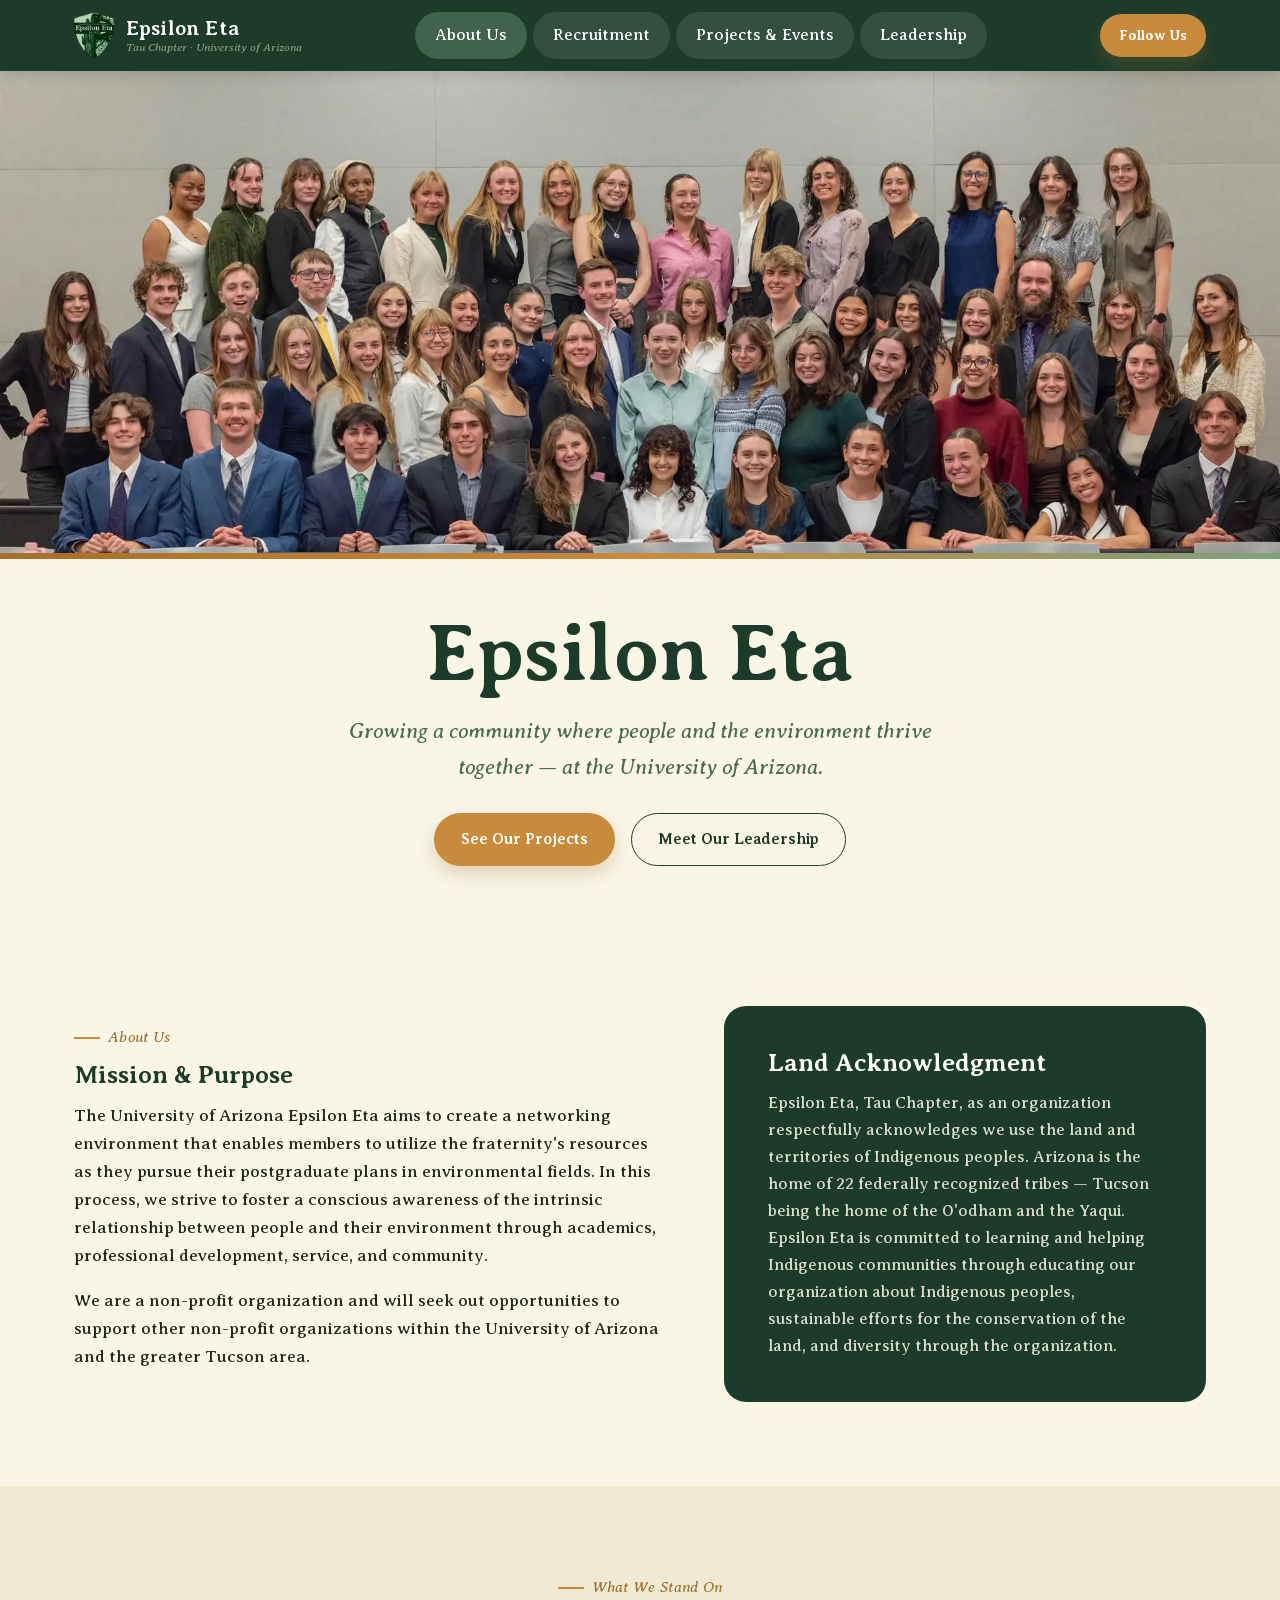
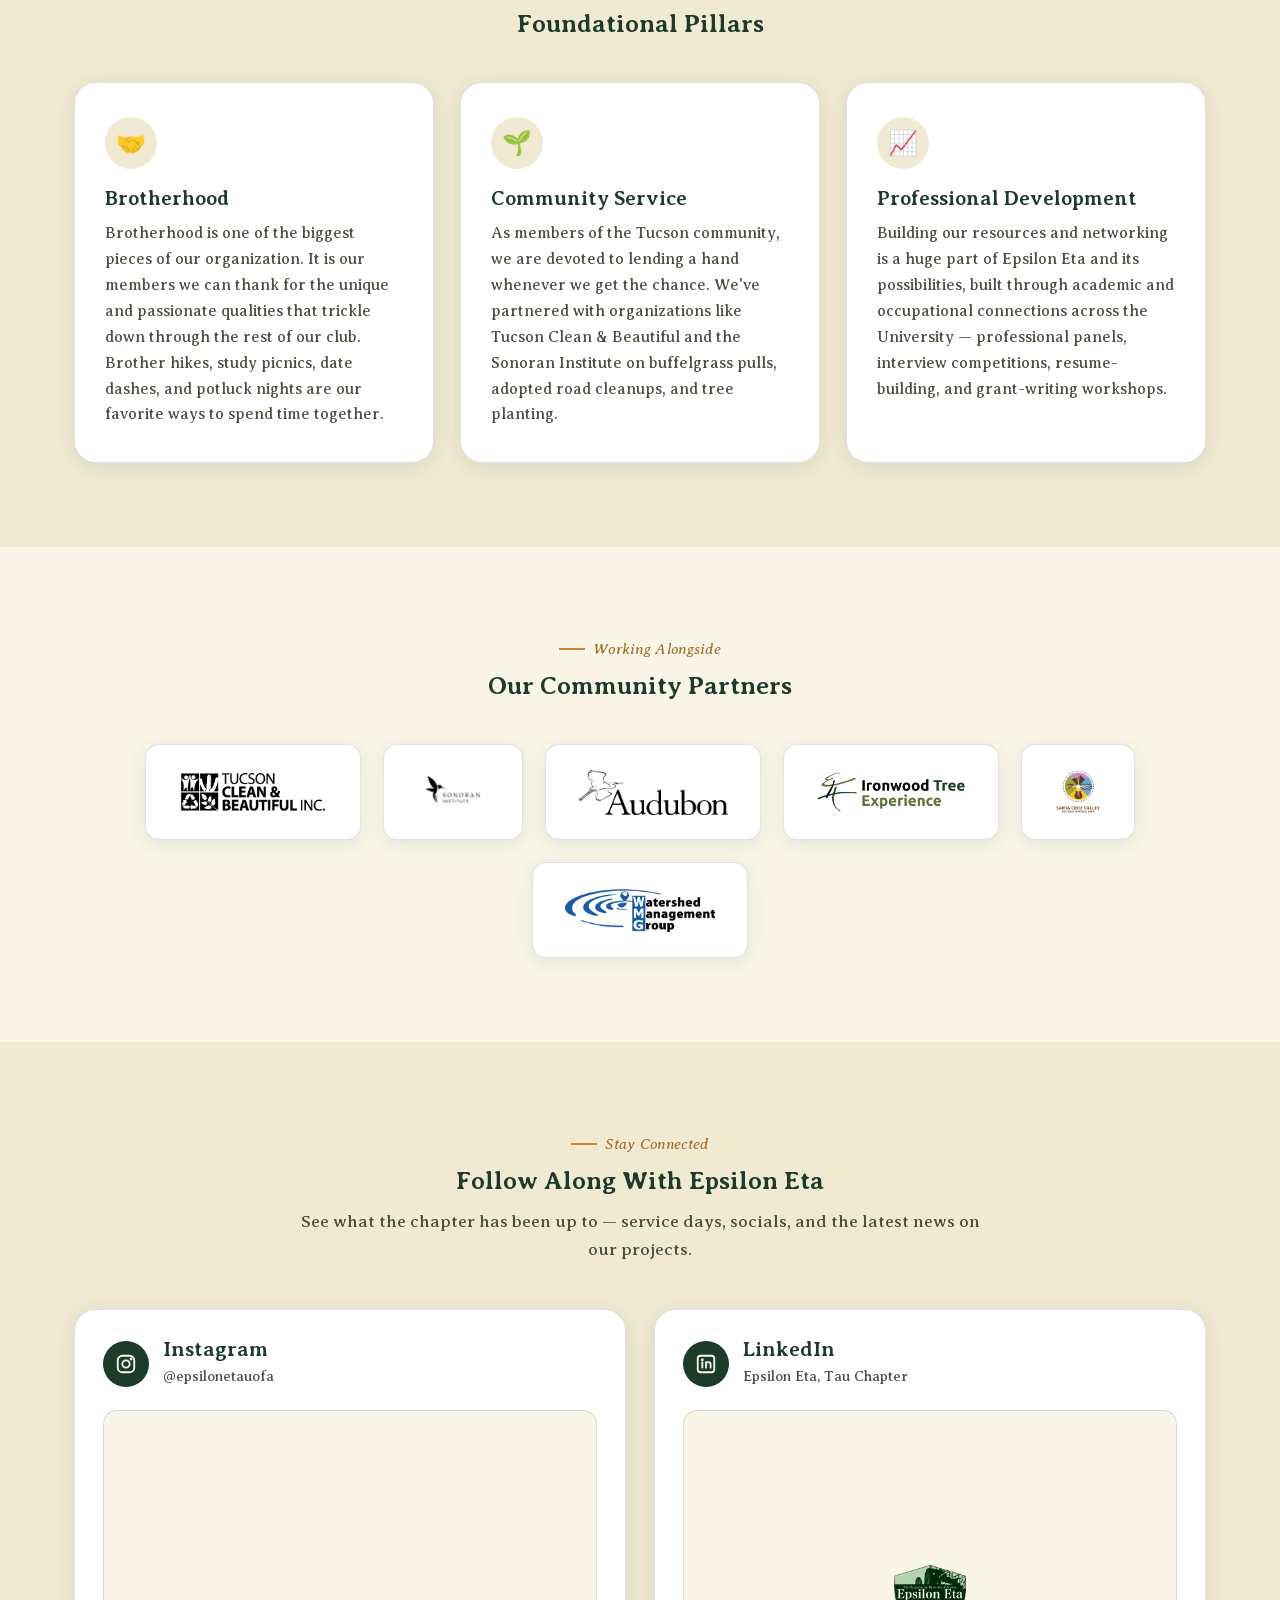
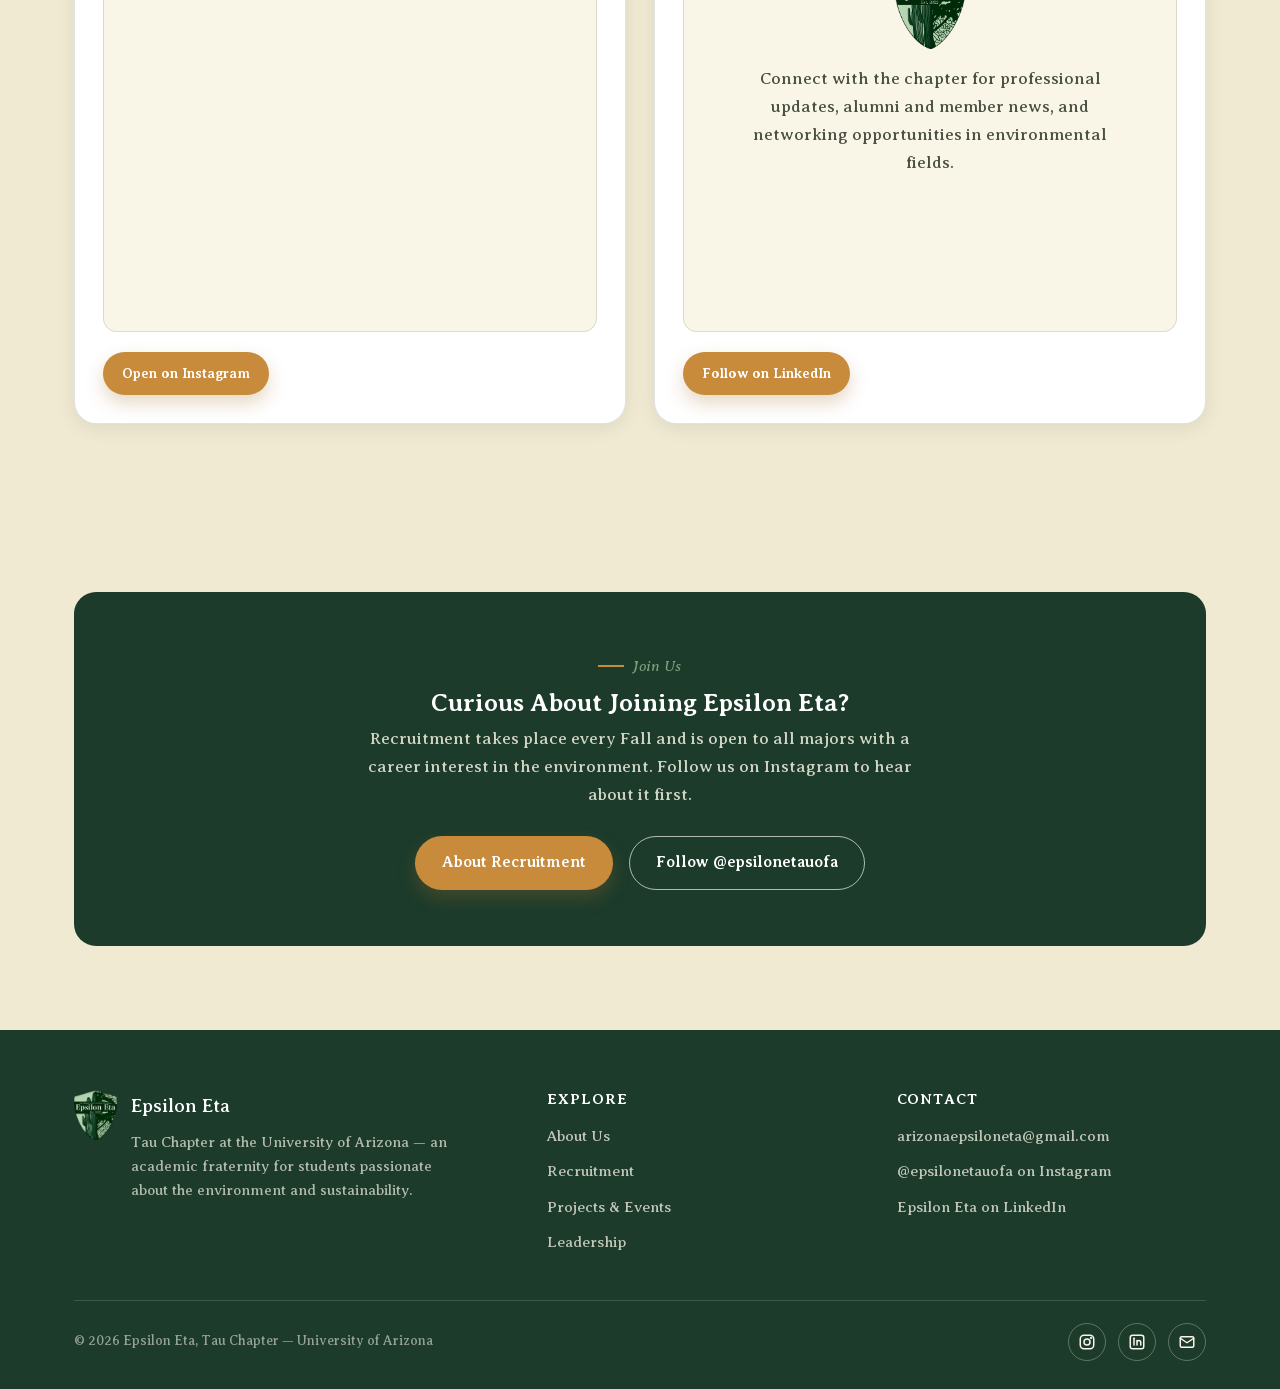
<file: index.html>
<!DOCTYPE html>
<html lang="en">
<head>
<meta charset="UTF-8" />
<meta name="viewport" content="width=device-width, initial-scale=1" />
<title>Epsilon Eta | Tau Chapter, University of Arizona</title>
<meta name="description" content="Epsilon Eta, Tau Chapter at the University of Arizona — an environmental and sustainability-focused academic fraternity. Learn our mission, meet our leadership, and follow our projects around Tucson." />
<link rel="icon" href="Logos/epsilonetalogo.webp" />
<link rel="preconnect" href="https://fonts.googleapis.com">
<link rel="preconnect" href="https://fonts.gstatic.com" crossorigin>
<link href="https://fonts.googleapis.com/css2?family=Averia+Serif+Libre:ital,wght@0,300;0,400;0,700;1,300;1,400;1,700&display=swap" rel="stylesheet">
<link rel="stylesheet" href="css/styles.css" />
</head>
<body>

<!-- ================= NAVBAR ================= -->
<header class="navbar">
  <div class="container">
    <a class="brand" href="index.html">
      <img src="Logos/epsilonetalogo.webp" alt="Epsilon Eta shield crest logo" />
      <span class="brand-text">
        <span class="name">Epsilon Eta</span>
        <span class="sub">Tau Chapter &middot; University of Arizona</span>
      </span>
    </a>
    <nav class="nav-links">
      <a href="index.html" class="active">About Us</a>
      <a href="recruitment.html">Recruitment</a>
      <a href="projects-events.html">Projects &amp; Events</a>
      <a href="leadership.html">Leadership</a>
    </nav>
    <div class="nav-cta">
      <a href="https://www.instagram.com/epsilonetauofa/?hl=en" target="_blank" rel="noopener" class="btn btn-gold btn-sm">Follow Us</a>
    </div>
    <button class="nav-toggle" aria-label="Toggle navigation">
      <span></span><span></span><span></span>
    </button>
  </div>
</header>

<!-- ================= HERO ================= -->
<section class="hero">
  <div class="hero-media">
    <img src="Images/MainPagePhoto.jpg" alt="Members of Epsilon Eta, Tau Chapter, gathered together in business professional attire for a full-chapter group photo" />
  </div>
  <div class="hero-divider"></div>
  <div class="hero-copy">
    <div class="container">
      <h1>Epsilon Eta</h1>
      <p class="tagline">Growing a community where people and the environment thrive together — at the University of Arizona.</p>
      <div class="hero-actions">
        <a href="projects-events.html" class="btn btn-gold">See Our Projects</a>
        <a href="leadership.html" class="btn btn-outline-dark">Meet Our Leadership</a>
      </div>
    </div>
  </div>
</section>

<!-- ================= MISSION ================= -->
<section class="section">
  <div class="container">
    <div class="two-col">
      <div>
        <span class="eyebrow">About Us</span>
        <h2>Mission &amp; Purpose</h2>
        <p>The University of Arizona Epsilon Eta aims to create a networking environment that enables members to utilize the fraternity's resources as they pursue their postgraduate plans in environmental fields. In this process, we strive to foster a conscious awareness of the intrinsic relationship between people and their environment through academics, professional development, service, and community.</p>
        <p>We are a non-profit organization and will seek out opportunities to support other non-profit organizations within the University of Arizona and the greater Tucson area.</p>
      </div>
      <div class="land-ack">
        <h2>Land Acknowledgment</h2>
        <p>Epsilon Eta, Tau Chapter, as an organization respectfully acknowledges we use the land and territories of Indigenous peoples. Arizona is the home of 22 federally recognized tribes &mdash; Tucson being the home of the O'odham and the Yaqui. Epsilon Eta is committed to learning and helping Indigenous communities through educating our organization about Indigenous peoples, sustainable efforts for the conservation of the land, and diversity through the organization.</p>
      </div>
    </div>
  </div>
</section>

<!-- ================= FOUNDATIONAL PILLARS ================= -->
<section class="section section--alt">
  <div class="container">
    <div class="section-head center">
      <span class="eyebrow">What We Stand On</span>
      <h2>Foundational Pillars</h2>
    </div>
    <div class="pillars">
      <div class="pillar-card">
        <div class="icon">🤝</div>
        <h3>Brotherhood</h3>
        <p>Brotherhood is one of the biggest pieces of our organization. It is our members we can thank for the unique and passionate qualities that trickle down through the rest of our club. Brother hikes, study picnics, date dashes, and potluck nights are our favorite ways to spend time together.</p>
      </div>
      <div class="pillar-card">
        <div class="icon">🌱</div>
        <h3>Community Service</h3>
        <p>As members of the Tucson community, we are devoted to lending a hand whenever we get the chance. We've partnered with organizations like Tucson Clean &amp; Beautiful and the Sonoran Institute on buffelgrass pulls, adopted road cleanups, and tree planting.</p>
      </div>
      <div class="pillar-card">
        <div class="icon">📈</div>
        <h3>Professional Development</h3>
        <p>Building our resources and networking is a huge part of Epsilon Eta and its possibilities, built through academic and occupational connections across the University &mdash; professional panels, interview competitions, resume-building, and grant-writing workshops.</p>
      </div>
    </div>
  </div>
</section>

<!-- ================= PARTNERS ================= -->
<section class="section">
  <div class="container">
    <div class="section-head center">
      <span class="eyebrow">Working Alongside</span>
      <h2>Our Community Partners</h2>
    </div>
    <div class="partners-strip">
      <div class="partner-tile"><img class="logo-invert" src="Logos/TuconsCleanBeautifulLogo.png" alt="Tucson Clean and Beautiful logo" /></div>
      <div class="partner-tile"><img src="Logos/SonoranInstituteLogo.png" alt="Sonoran Institute logo" /></div>
      <div class="partner-tile"><img src="Logos/AudubonLogo.png" alt="Tucson Audubon Society logo" /></div>
      <div class="partner-tile"><img src="Logos/ITELogo.png" alt="Ironwood Tree Experience logo" /></div>
      <div class="partner-tile"><img src="Logos/SCVNHALogo.webp" alt="Santa Cruz Valley National Heritage Area logo" /></div>
      <div class="partner-tile"><img src="Logos/WMGLogo.webp" alt="Watershed Management Group logo" /></div>
    </div>
  </div>
</section>

<!-- ================= FOLLOW ALONG ================= -->
<section class="section section--alt" id="follow">
  <div class="container">
    <div class="section-head center">
      <span class="eyebrow">Stay Connected</span>
      <h2>Follow Along With Epsilon Eta</h2>
      <p>See what the chapter has been up to &mdash; service days, socials, and the latest news on our projects.</p>
    </div>
    <div class="social-feed">

      <div class="social-panel">
        <div class="social-panel-head">
          <span class="social-badge social-badge--ig"><svg viewBox="0 0 24 24" width="22" height="22" fill="none" stroke="currentColor" stroke-width="2" stroke-linecap="round" stroke-linejoin="round" aria-hidden="true"><rect x="3" y="3" width="18" height="18" rx="5"/><circle cx="12" cy="12" r="4"/><circle cx="17.5" cy="6.5" r="0.6" fill="currentColor"/></svg></span>
          <div>
            <h3>Instagram</h3>
            <span class="handle">@epsilonetauofa</span>
          </div>
        </div>
        <div class="embed-frame">
          <iframe src="https://www.instagram.com/epsilonetauofa/embed" title="Epsilon Eta, Tau Chapter on Instagram (@epsilonetauofa)" loading="lazy" scrolling="no" allowtransparency="true"></iframe>
        </div>
        <a href="https://www.instagram.com/epsilonetauofa/?hl=en" target="_blank" rel="noopener" class="btn btn-gold btn-sm">Open on Instagram</a>
      </div>

      <div class="social-panel social-panel--li">
        <div class="social-panel-head">
          <span class="social-badge social-badge--li"><svg viewBox="0 0 24 24" width="22" height="22" fill="none" stroke="currentColor" stroke-width="2" stroke-linecap="round" stroke-linejoin="round" aria-hidden="true"><rect x="3" y="3" width="18" height="18" rx="3"/><line x1="8" y1="10" x2="8" y2="16"/><circle cx="8" cy="7.5" r="0.6" fill="currentColor"/><path d="M12 16v-6M12 12.5c0-1.5 1-2.5 2.5-2.5S17 11 17 12.5V16"/></svg></span>
          <div>
            <h3>LinkedIn</h3>
            <span class="handle">Epsilon Eta, Tau Chapter</span>
          </div>
        </div>
        <div class="li-card">
          <img src="Logos/epsilonetalogo.webp" alt="Epsilon Eta shield crest logo" />
          <p>Connect with the chapter for professional updates, alumni and member news, and networking opportunities in environmental fields.</p>
        </div>
        <a href="https://www.linkedin.com/company/epsilon-eta-tau-chapter/home/" target="_blank" rel="noopener" class="btn btn-gold btn-sm">Follow on LinkedIn</a>
      </div>

    </div>
  </div>
</section>

<!-- ================= CTA ================= -->
<section class="section section--alt">
  <div class="container">
    <div class="cta-band">
      <span class="eyebrow" style="color:var(--sage-light)">Join Us</span>
      <h2>Curious About Joining Epsilon Eta?</h2>
      <p>Recruitment takes place every Fall and is open to all majors with a career interest in the environment. Follow us on Instagram to hear about it first.</p>
      <div class="btn-row">
        <a href="recruitment.html" class="btn btn-gold">About Recruitment</a>
        <a href="https://www.instagram.com/epsilonetauofa/?hl=en" target="_blank" rel="noopener" class="btn btn-outline-light">Follow @epsilonetauofa</a>
      </div>
    </div>
  </div>
</section>

<!-- ================= FOOTER ================= -->
<footer class="site-footer">
  <div class="container">
    <div class="footer-grid">
      <div class="footer-brand">
        <img src="Logos/epsilonetalogo.webp" alt="Epsilon Eta shield crest logo" />
        <div>
          <div class="name">Epsilon Eta</div>
          <p>Tau Chapter at the University of Arizona &mdash; an academic fraternity for students passionate about the environment and sustainability.</p>
        </div>
      </div>
      <div class="footer-col">
        <h4>Explore</h4>
        <a href="index.html">About Us</a>
        <a href="recruitment.html">Recruitment</a>
        <a href="projects-events.html">Projects &amp; Events</a>
        <a href="leadership.html">Leadership</a>
      </div>
      <div class="footer-col">
        <h4>Contact</h4>
        <a href="mailto:arizonaepsiloneta@gmail.com">arizonaepsiloneta@gmail.com</a>
        <a href="https://www.instagram.com/epsilonetauofa/?hl=en" target="_blank" rel="noopener">@epsilonetauofa on Instagram</a>
        <a href="https://www.linkedin.com/company/epsilon-eta-tau-chapter/home/" target="_blank" rel="noopener">Epsilon Eta on LinkedIn</a>
      </div>
    </div>
    <div class="footer-bottom">
      <span>&copy; <span data-year>2026</span> Epsilon Eta, Tau Chapter &mdash; University of Arizona</span>
      <div class="social-row">
        <a href="https://www.instagram.com/epsilonetauofa/?hl=en" target="_blank" rel="noopener" aria-label="Epsilon Eta on Instagram"><svg viewBox="0 0 24 24" width="18" height="18" fill="none" stroke="currentColor" stroke-width="2" stroke-linecap="round" stroke-linejoin="round" aria-hidden="true"><rect x="3" y="3" width="18" height="18" rx="5"/><circle cx="12" cy="12" r="4"/><circle cx="17.5" cy="6.5" r="0.6" fill="currentColor"/></svg></a>
        <a href="https://www.linkedin.com/company/epsilon-eta-tau-chapter/home/" target="_blank" rel="noopener" aria-label="Epsilon Eta on LinkedIn"><svg viewBox="0 0 24 24" width="18" height="18" fill="none" stroke="currentColor" stroke-width="2" stroke-linecap="round" stroke-linejoin="round" aria-hidden="true"><rect x="3" y="3" width="18" height="18" rx="3"/><line x1="8" y1="10" x2="8" y2="16"/><circle cx="8" cy="7.5" r="0.6" fill="currentColor"/><path d="M12 16v-6M12 12.5c0-1.5 1-2.5 2.5-2.5S17 11 17 12.5V16"/></svg></a>
        <a href="mailto:arizonaepsiloneta@gmail.com" aria-label="Email Epsilon Eta"><svg viewBox="0 0 24 24" width="18" height="18" fill="none" stroke="currentColor" stroke-width="2" stroke-linecap="round" stroke-linejoin="round" aria-hidden="true"><rect x="3" y="5" width="18" height="14" rx="2"/><polyline points="3,7 12,13 21,7"/></svg></a>
      </div>
    </div>
  </div>
</footer>

<script src="js/script.js"></script>
</body>
</html>
</file>
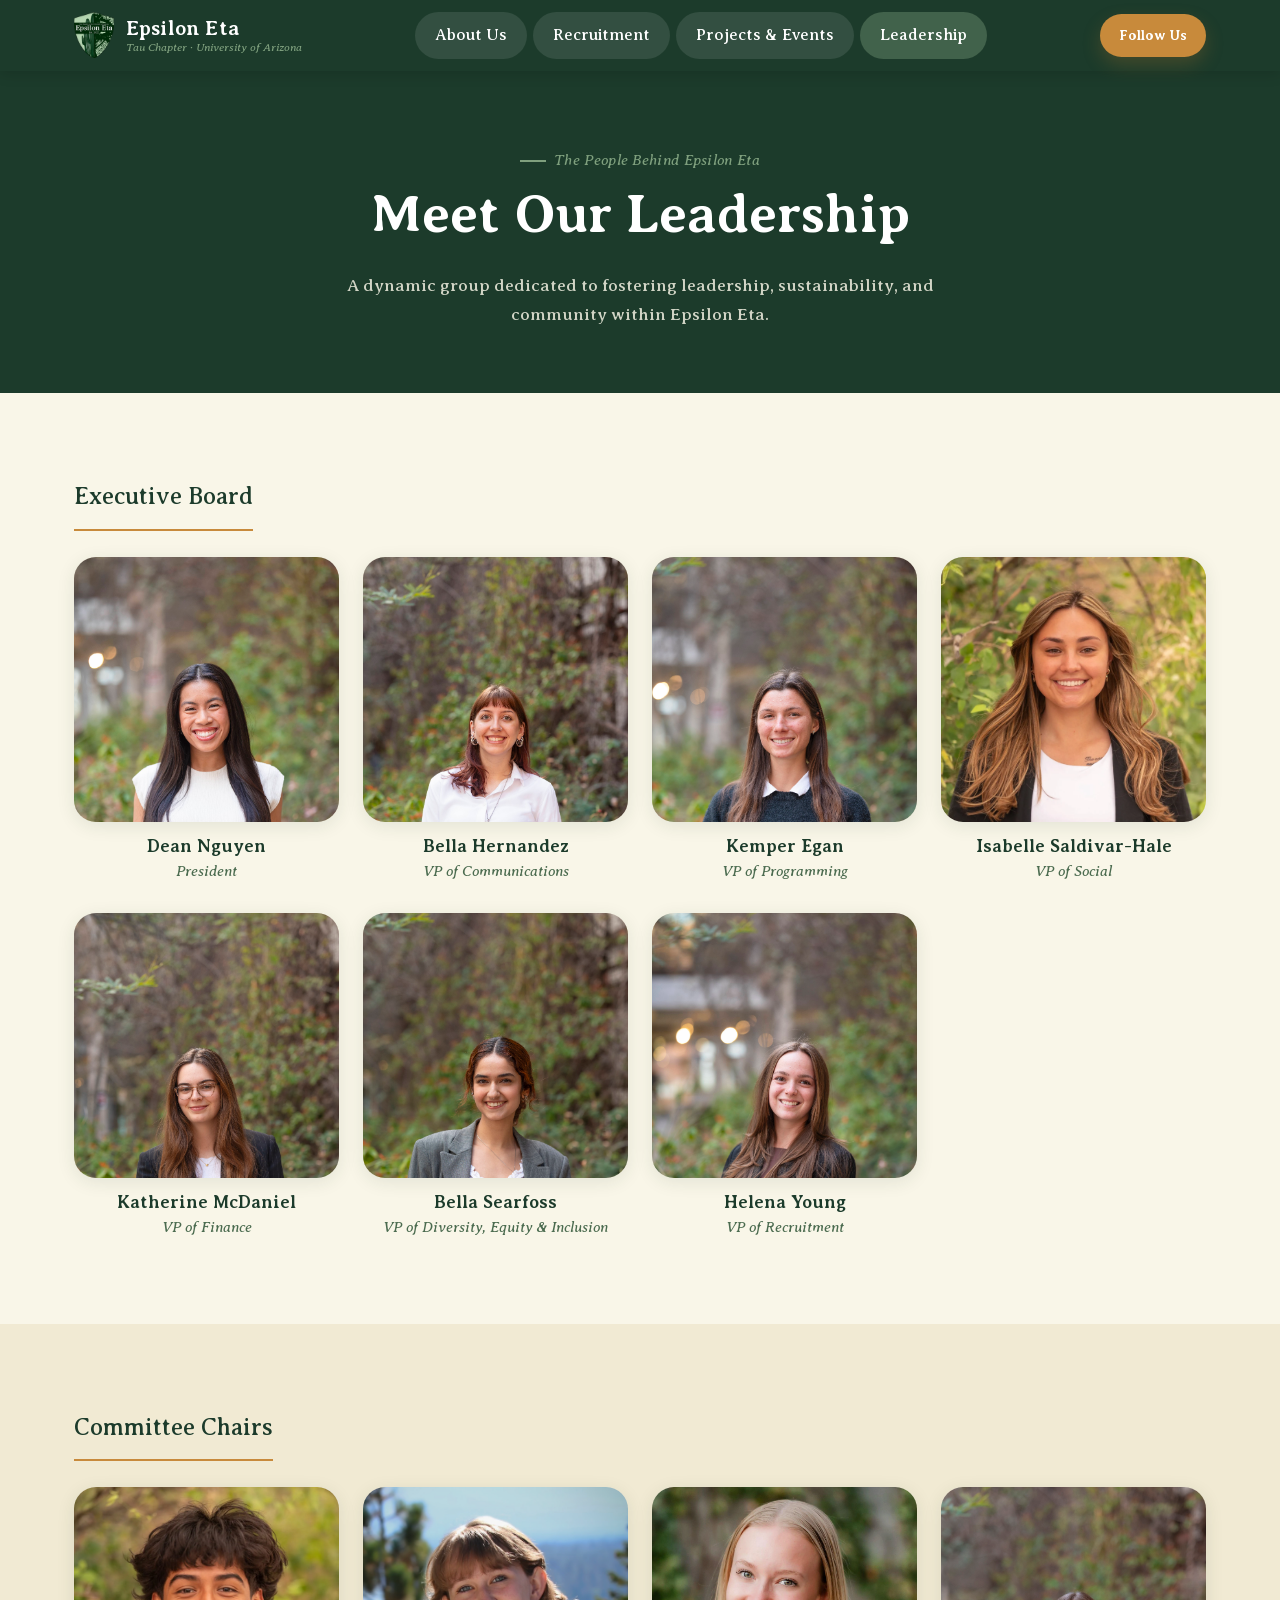
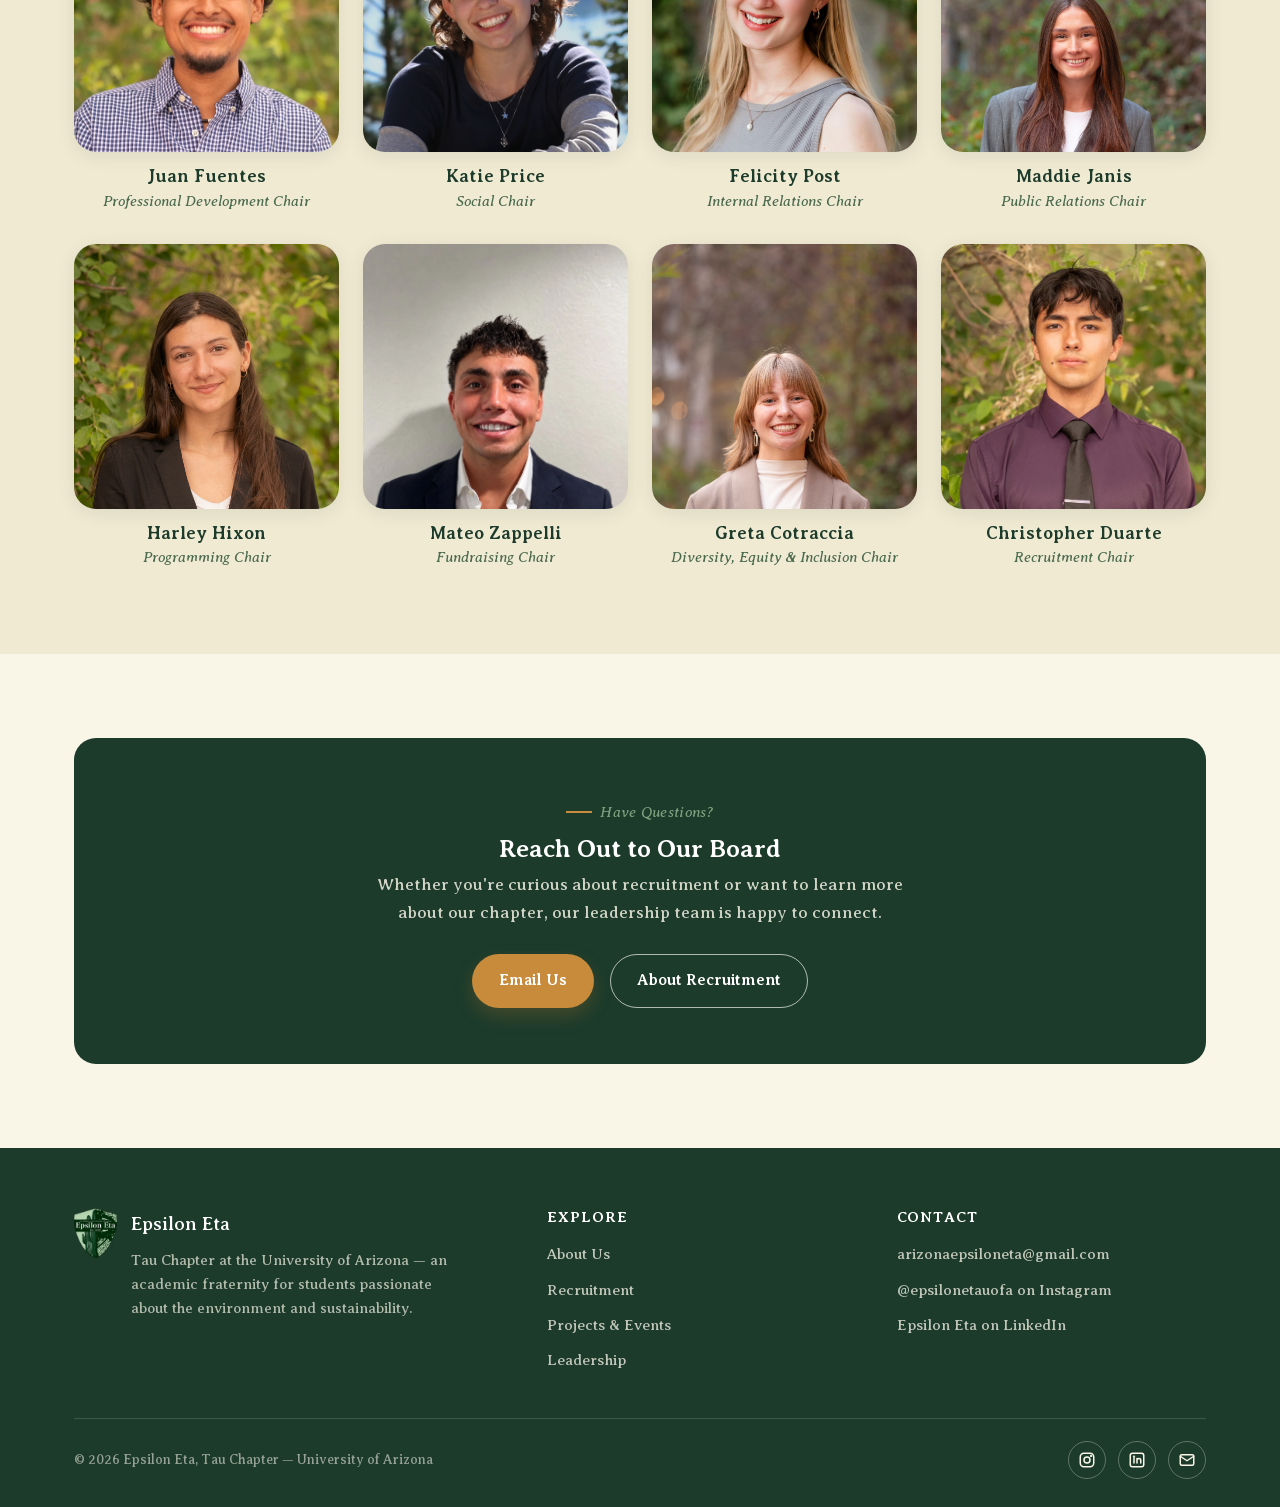
<file: leadership.html>
<!DOCTYPE html>
<html lang="en">
<head>
<meta charset="UTF-8" />
<meta name="viewport" content="width=device-width, initial-scale=1" />
<title>Leadership | Epsilon Eta, Tau Chapter</title>
<meta name="description" content="Meet the Executive Board and Committee Chairs of Epsilon Eta, Tau Chapter at the University of Arizona." />
<link rel="icon" href="Logos/epsilonetalogo.webp" />
<link rel="preconnect" href="https://fonts.googleapis.com">
<link rel="preconnect" href="https://fonts.gstatic.com" crossorigin>
<link href="https://fonts.googleapis.com/css2?family=Averia+Serif+Libre:ital,wght@0,300;0,400;0,700;1,300;1,400;1,700&display=swap" rel="stylesheet">
<link rel="stylesheet" href="css/styles.css" />
</head>
<body>

<!-- ================= NAVBAR ================= -->
<header class="navbar">
  <div class="container">
    <a class="brand" href="index.html">
      <img src="Logos/epsilonetalogo.webp" alt="Epsilon Eta shield crest logo" />
      <span class="brand-text">
        <span class="name">Epsilon Eta</span>
        <span class="sub">Tau Chapter &middot; University of Arizona</span>
      </span>
    </a>
    <nav class="nav-links">
      <a href="index.html">About Us</a>
      <a href="recruitment.html">Recruitment</a>
      <a href="projects-events.html">Projects &amp; Events</a>
      <a href="leadership.html" class="active">Leadership</a>
    </nav>
    <div class="nav-cta">
      <a href="https://www.instagram.com/epsilonetauofa/?hl=en" target="_blank" rel="noopener" class="btn btn-gold btn-sm">Follow Us</a>
    </div>
    <button class="nav-toggle" aria-label="Toggle navigation">
      <span></span><span></span><span></span>
    </button>
  </div>
</header>

<!-- ================= PAGE HEADER ================= -->
<section class="page-header">
  <div class="container">
    <span class="eyebrow">The People Behind Epsilon Eta</span>
    <h1>Meet Our Leadership</h1>
    <p>A dynamic group dedicated to fostering leadership, sustainability, and community within Epsilon Eta.</p>
  </div>
</section>

<!-- ================= EXECUTIVE BOARD ================= -->
<section class="section">
  <div class="container">
    <span class="group-label">Executive Board</span>
    <div class="board-grid">

      <div class="board-card">
        <div class="photo"><img src="Headshots/PresidentDeana.jpg" alt="Headshot of Dean Nguyen, President" /></div>
        <h3>Dean Nguyen</h3>
        <div class="role">President</div>
      </div>

      <div class="board-card">
        <div class="photo"><img src="Headshots/VPComsBella.jpg" alt="Headshot of Bella Hernandez, Vice President of Communications" /></div>
        <h3>Bella Hernandez</h3>
        <div class="role">VP of Communications</div>
      </div>

      <div class="board-card">
        <div class="photo"><img src="Headshots/VPProgKemper.jpg" alt="Headshot of Kemper Egan, Vice President of Programming" /></div>
        <h3>Kemper Egan</h3>
        <div class="role">VP of Programming</div>
      </div>

      <div class="board-card">
        <div class="photo"><img src="Headshots/VPSocialIsabelle.webp" alt="Headshot of Isabelle Saldivar-Hale, Vice President of Social" /></div>
        <h3>Isabelle Saldivar-Hale</h3>
        <div class="role">VP of Social</div>
      </div>

      <div class="board-card">
        <div class="photo"><img src="Headshots/VPFinanceKatherine.jpg" alt="Headshot of Katherine McDaniel, Vice President of Finance" /></div>
        <h3>Katherine McDaniel</h3>
        <div class="role">VP of Finance</div>
      </div>

      <div class="board-card">
        <div class="photo"><img src="Headshots/VPDEIBellaS.jpg" alt="Headshot of Bella Searfoss, Vice President of Diversity, Equity, and Inclusion" /></div>
        <h3>Bella Searfoss</h3>
        <div class="role">VP of Diversity, Equity &amp; Inclusion</div>
      </div>

      <div class="board-card">
        <div class="photo"><img src="Headshots/VPRecruitmentHelena.jpg" alt="Headshot of Helena Young, Vice President of Recruitment" /></div>
        <h3>Helena Young</h3>
        <div class="role">VP of Recruitment</div>
      </div>

    </div>
  </div>
</section>

<!-- ================= CHAIRS ================= -->
<section class="section section--alt">
  <div class="container">
    <span class="group-label">Committee Chairs</span>
    <div class="board-grid">

      <div class="board-card">
        <div class="photo"><img src="Headshots/Prof.Dev.ChairJuan.webp" alt="Headshot of Juan Fuentes, Professional Development Chair" /></div>
        <h3>Juan Fuentes</h3>
        <div class="role">Professional Development Chair</div>
      </div>

      <div class="board-card">
        <div class="photo"><img src="Headshots/Social%20ChairKatie.webp" alt="Headshot of Katie Price, Social Chair" /></div>
        <h3>Katie Price</h3>
        <div class="role">Social Chair</div>
      </div>

      <div class="board-card">
        <div class="photo"><img src="Headshots/InternalRelat.ChairFelicity.webp" alt="Headshot of Felicity Post, Internal Relations Chair" /></div>
        <h3>Felicity Post</h3>
        <div class="role">Internal Relations Chair</div>
      </div>

      <div class="board-card">
        <div class="photo"><img src="Headshots/PublicRelat.ChairMaddie.jpg" alt="Headshot of Maddie Janis, Public Relations Chair" /></div>
        <h3>Maddie Janis</h3>
        <div class="role">Public Relations Chair</div>
      </div>

      <div class="board-card">
        <div class="photo"><img src="Headshots/Prog.ChairHarley.webp" alt="Headshot of Harley Hixon, Programming Chair" /></div>
        <h3>Harley Hixon</h3>
        <div class="role">Programming Chair</div>
      </div>

      <div class="board-card">
        <div class="photo"><img src="Headshots/FinanceChairMateo.webp" alt="Headshot of Mateo Zappelli, Fundraising Chair" /></div>
        <h3>Mateo Zappelli</h3>
        <div class="role">Fundraising Chair</div>
      </div>

      <div class="board-card">
        <div class="photo"><img src="Headshots/DEIChairGreta.jpg" alt="Headshot of Greta Cotraccia, Diversity, Equity, and Inclusion Chair" /></div>
        <h3>Greta Cotraccia</h3>
        <div class="role">Diversity, Equity &amp; Inclusion Chair</div>
      </div>

      <div class="board-card">
        <div class="photo"><img src="Headshots/RecruitmentChairChristopher.webp" alt="Headshot of Christopher Duarte, Recruitment Chair" /></div>
        <h3>Christopher Duarte</h3>
        <div class="role">Recruitment Chair</div>
      </div>

    </div>
  </div>
</section>

<!-- ================= CTA ================= -->
<section class="section">
  <div class="container">
    <div class="cta-band">
      <span class="eyebrow" style="color:var(--sage-light)">Have Questions?</span>
      <h2>Reach Out to Our Board</h2>
      <p>Whether you're curious about recruitment or want to learn more about our chapter, our leadership team is happy to connect.</p>
      <div class="btn-row">
        <a href="mailto:arizonaepsiloneta@gmail.com" class="btn btn-gold">Email Us</a>
        <a href="recruitment.html" class="btn btn-outline-light">About Recruitment</a>
      </div>
    </div>
  </div>
</section>

<!-- ================= FOOTER ================= -->
<footer class="site-footer">
  <div class="container">
    <div class="footer-grid">
      <div class="footer-brand">
        <img src="Logos/epsilonetalogo.webp" alt="Epsilon Eta shield crest logo" />
        <div>
          <div class="name">Epsilon Eta</div>
          <p>Tau Chapter at the University of Arizona &mdash; an academic fraternity for students passionate about the environment and sustainability.</p>
        </div>
      </div>
      <div class="footer-col">
        <h4>Explore</h4>
        <a href="index.html">About Us</a>
        <a href="recruitment.html">Recruitment</a>
        <a href="projects-events.html">Projects &amp; Events</a>
        <a href="leadership.html">Leadership</a>
      </div>
      <div class="footer-col">
        <h4>Contact</h4>
        <a href="mailto:arizonaepsiloneta@gmail.com">arizonaepsiloneta@gmail.com</a>
        <a href="https://www.instagram.com/epsilonetauofa/?hl=en" target="_blank" rel="noopener">@epsilonetauofa on Instagram</a>
        <a href="https://www.linkedin.com/company/epsilon-eta-tau-chapter/home/" target="_blank" rel="noopener">Epsilon Eta on LinkedIn</a>
      </div>
    </div>
    <div class="footer-bottom">
      <span>&copy; <span data-year>2026</span> Epsilon Eta, Tau Chapter &mdash; University of Arizona</span>
      <div class="social-row">
        <a href="https://www.instagram.com/epsilonetauofa/?hl=en" target="_blank" rel="noopener" aria-label="Epsilon Eta on Instagram"><svg viewBox="0 0 24 24" width="18" height="18" fill="none" stroke="currentColor" stroke-width="2" stroke-linecap="round" stroke-linejoin="round" aria-hidden="true"><rect x="3" y="3" width="18" height="18" rx="5"/><circle cx="12" cy="12" r="4"/><circle cx="17.5" cy="6.5" r="0.6" fill="currentColor"/></svg></a>
        <a href="https://www.linkedin.com/company/epsilon-eta-tau-chapter/home/" target="_blank" rel="noopener" aria-label="Epsilon Eta on LinkedIn"><svg viewBox="0 0 24 24" width="18" height="18" fill="none" stroke="currentColor" stroke-width="2" stroke-linecap="round" stroke-linejoin="round" aria-hidden="true"><rect x="3" y="3" width="18" height="18" rx="3"/><line x1="8" y1="10" x2="8" y2="16"/><circle cx="8" cy="7.5" r="0.6" fill="currentColor"/><path d="M12 16v-6M12 12.5c0-1.5 1-2.5 2.5-2.5S17 11 17 12.5V16"/></svg></a>
        <a href="mailto:arizonaepsiloneta@gmail.com" aria-label="Email Epsilon Eta"><svg viewBox="0 0 24 24" width="18" height="18" fill="none" stroke="currentColor" stroke-width="2" stroke-linecap="round" stroke-linejoin="round" aria-hidden="true"><rect x="3" y="5" width="18" height="14" rx="2"/><polyline points="3,7 12,13 21,7"/></svg></a>
      </div>
    </div>
  </div>
</footer>

<script src="js/script.js"></script>
</body>
</html>
</file>
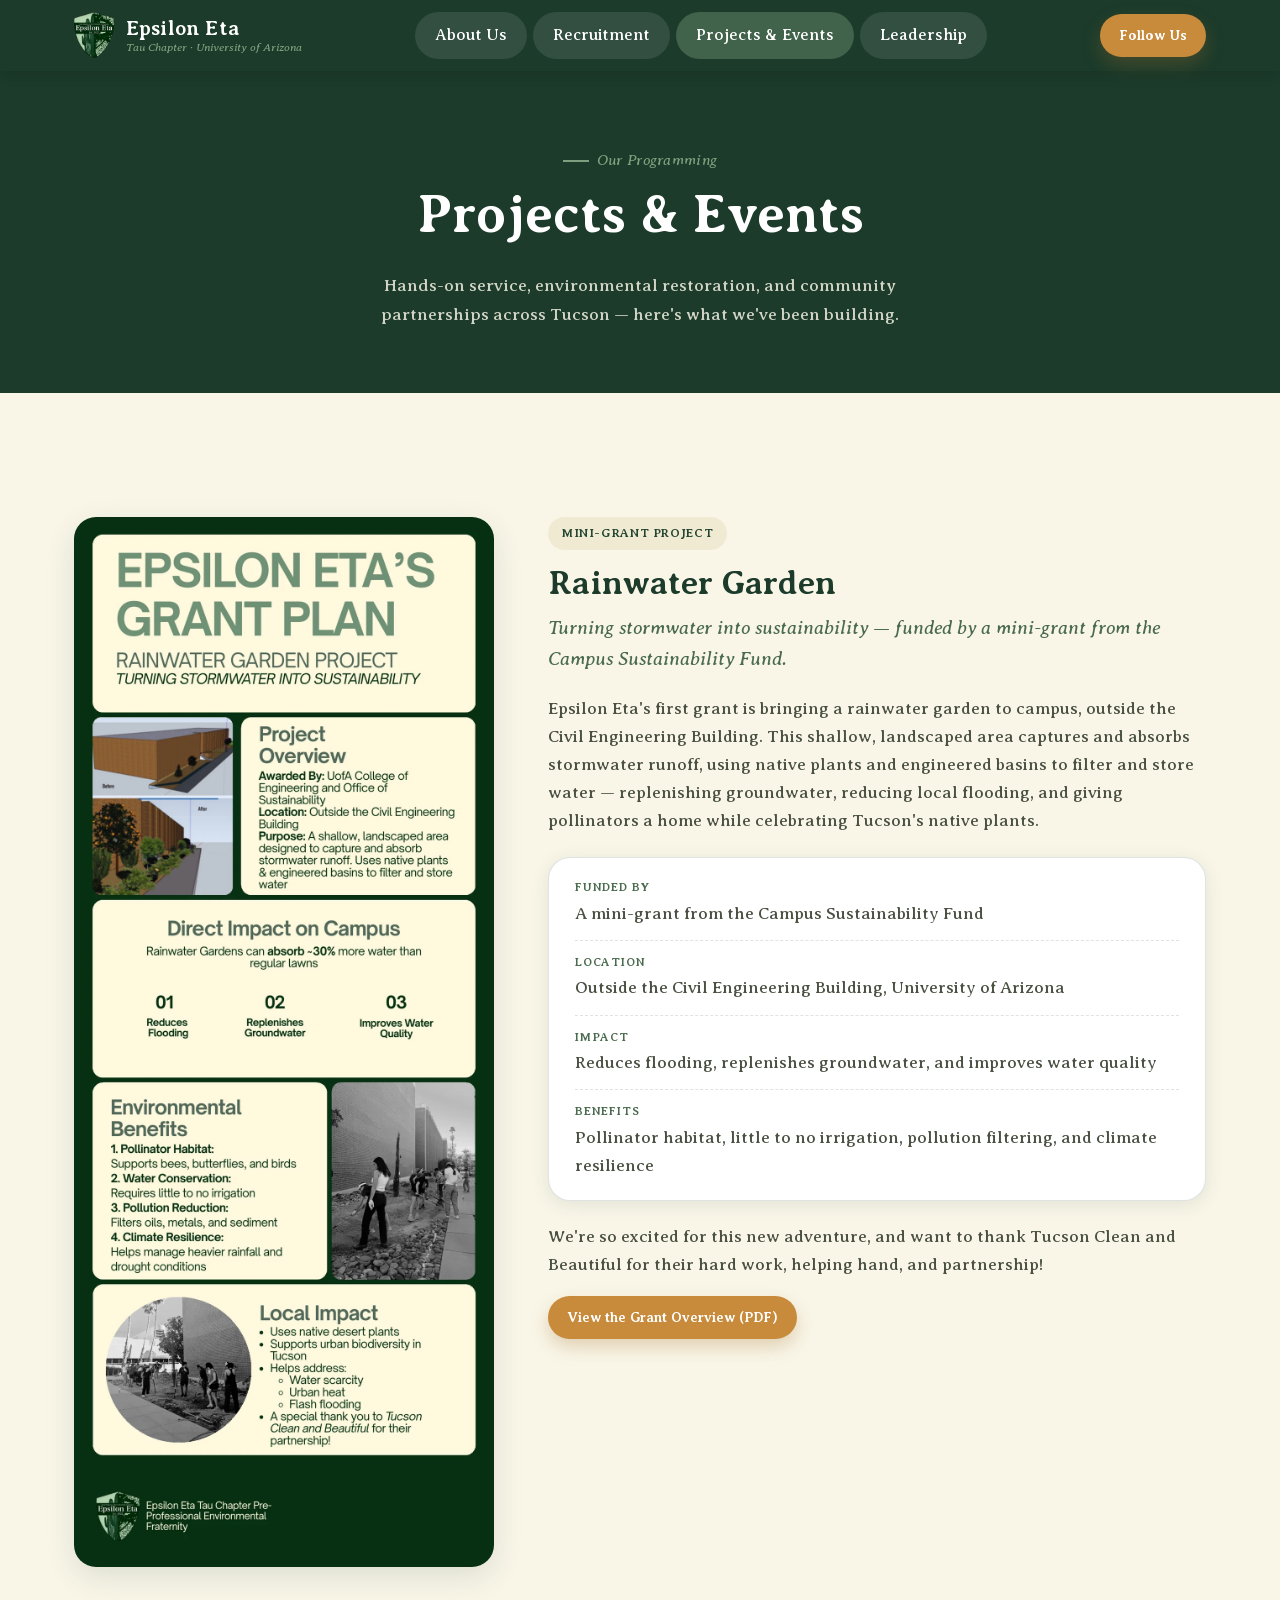
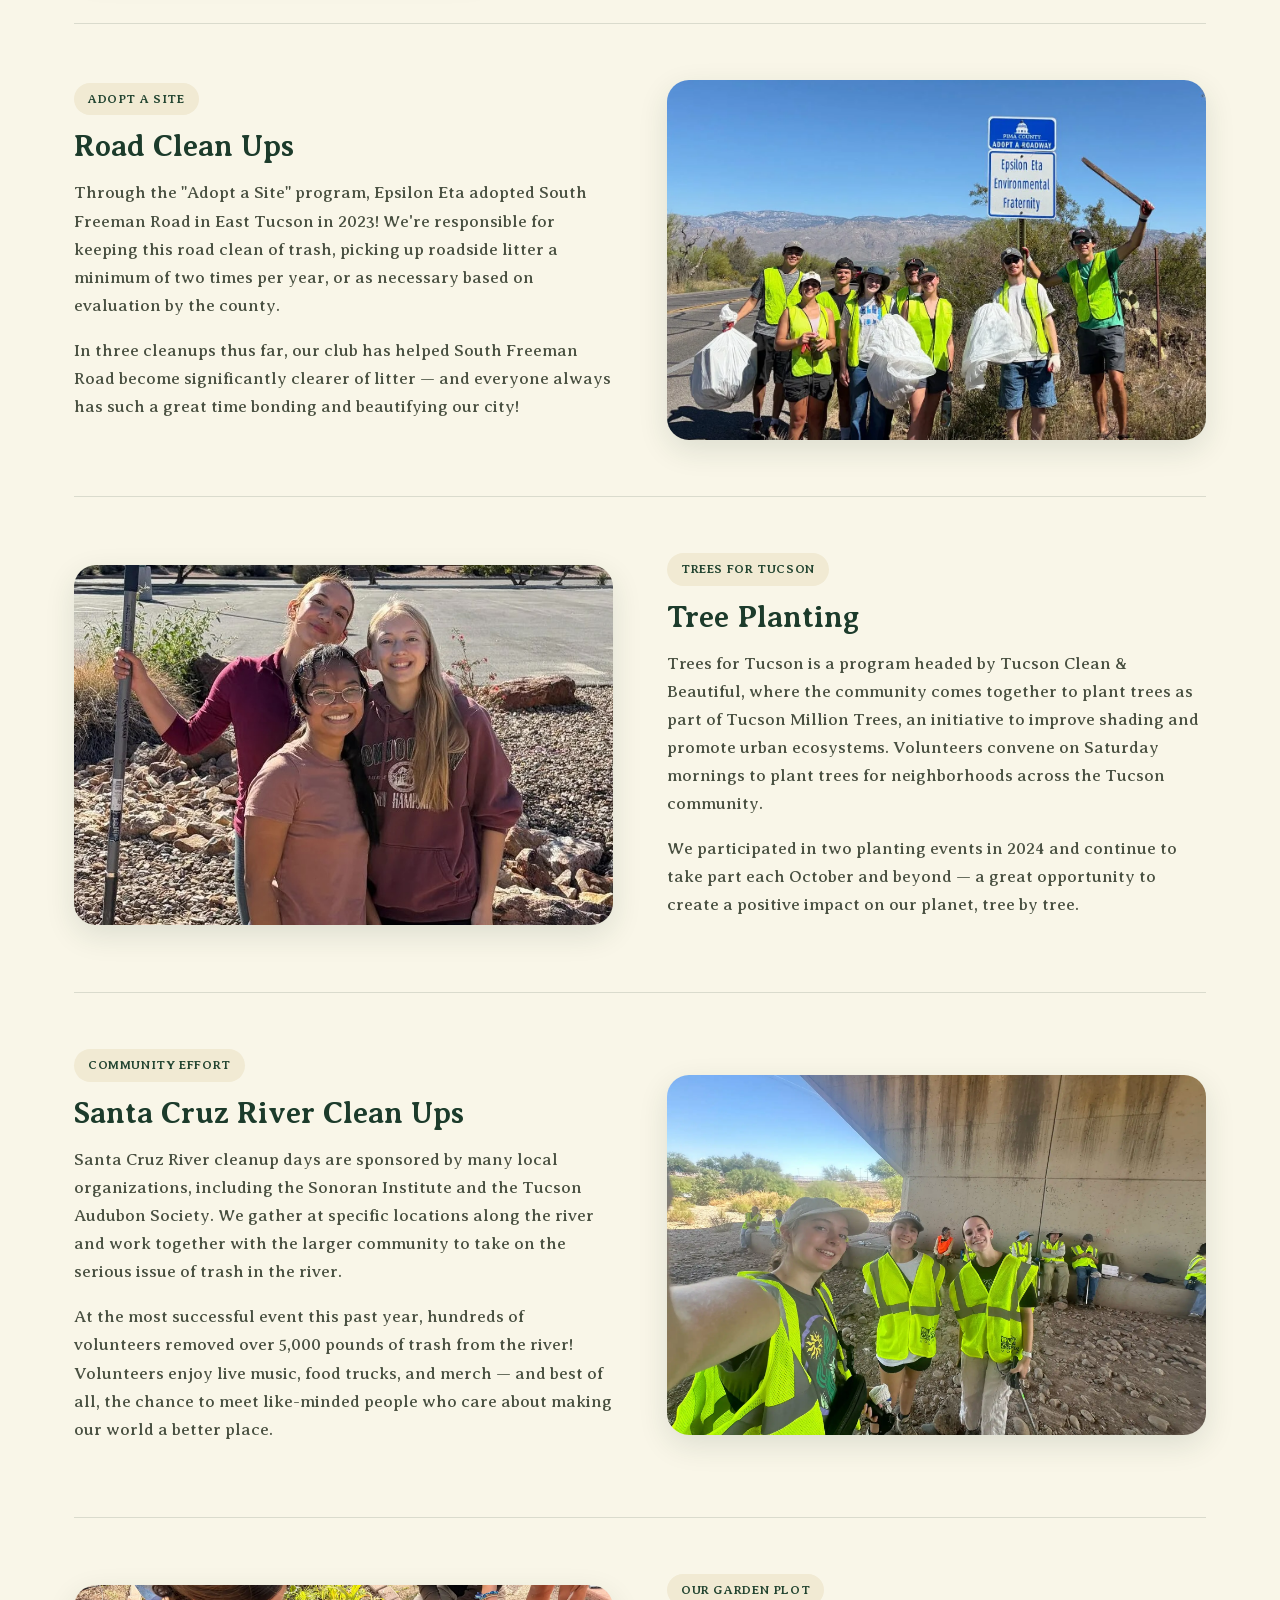
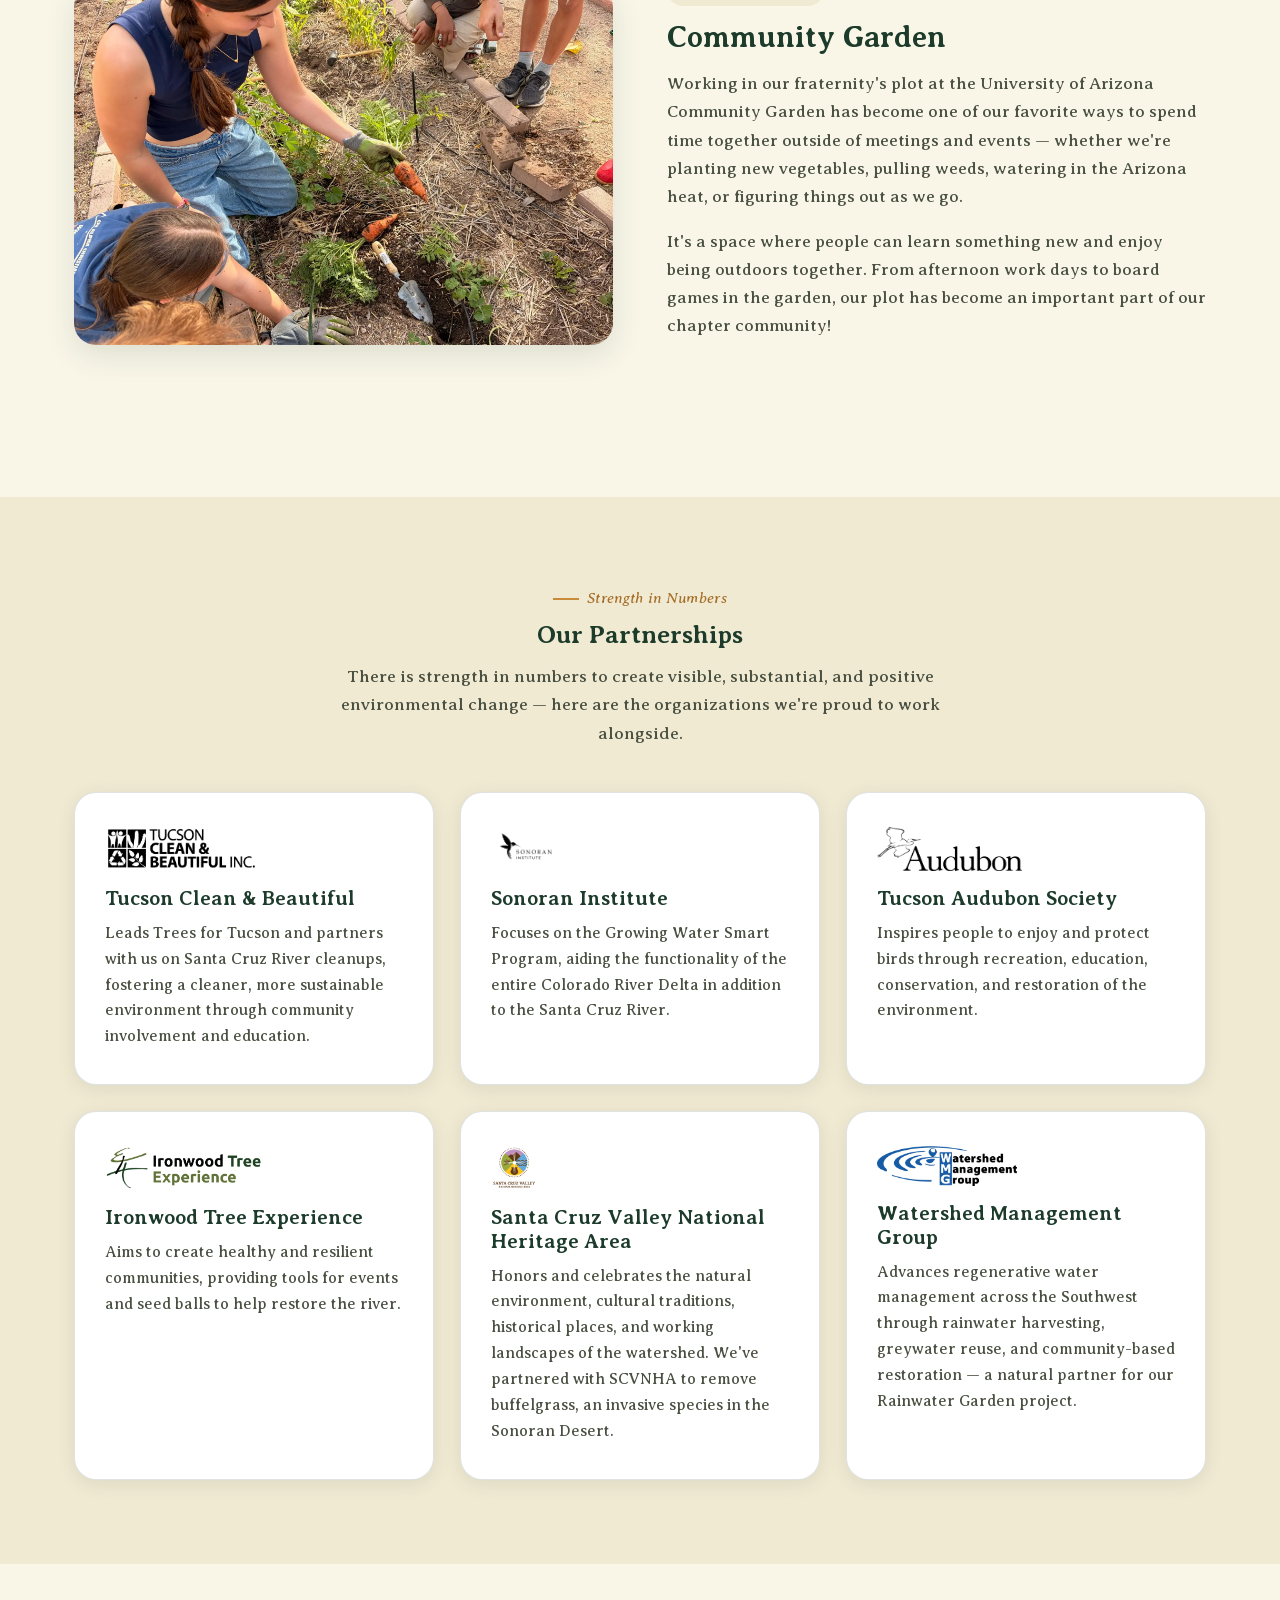
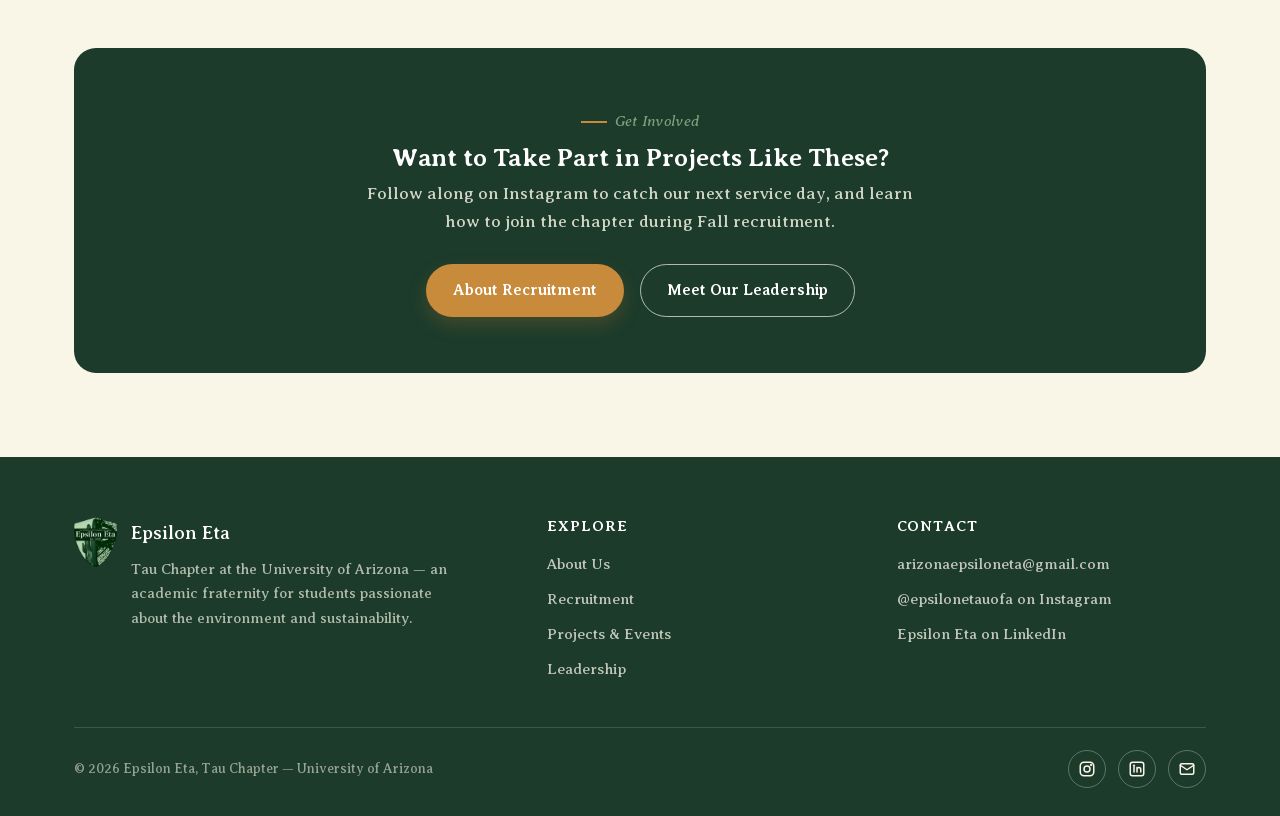
<file: projects-events.html>
<!DOCTYPE html>
<html lang="en">
<head>
<meta charset="UTF-8" />
<meta name="viewport" content="width=device-width, initial-scale=1" />
<title>Projects &amp; Events | Epsilon Eta, Tau Chapter</title>
<meta name="description" content="Explore Epsilon Eta's programming: our Campus Sustainability Fund rainwater garden project, road cleanups, tree planting, river cleanups, our community garden plot, and our partner organizations." />
<link rel="icon" href="Logos/epsilonetalogo.webp" />
<link rel="preconnect" href="https://fonts.googleapis.com">
<link rel="preconnect" href="https://fonts.gstatic.com" crossorigin>
<link href="https://fonts.googleapis.com/css2?family=Averia+Serif+Libre:ital,wght@0,300;0,400;0,700;1,300;1,400;1,700&display=swap" rel="stylesheet">
<link rel="stylesheet" href="css/styles.css" />
</head>
<body>

<!-- ================= NAVBAR ================= -->
<header class="navbar">
  <div class="container">
    <a class="brand" href="index.html">
      <img src="Logos/epsilonetalogo.webp" alt="Epsilon Eta shield crest logo" />
      <span class="brand-text">
        <span class="name">Epsilon Eta</span>
        <span class="sub">Tau Chapter &middot; University of Arizona</span>
      </span>
    </a>
    <nav class="nav-links">
      <a href="index.html">About Us</a>
      <a href="recruitment.html">Recruitment</a>
      <a href="projects-events.html" class="active">Projects &amp; Events</a>
      <a href="leadership.html">Leadership</a>
    </nav>
    <div class="nav-cta">
      <a href="https://www.instagram.com/epsilonetauofa/?hl=en" target="_blank" rel="noopener" class="btn btn-gold btn-sm">Follow Us</a>
    </div>
    <button class="nav-toggle" aria-label="Toggle navigation">
      <span></span><span></span><span></span>
    </button>
  </div>
</header>

<!-- ================= PAGE HEADER ================= -->
<section class="page-header">
  <div class="container">
    <span class="eyebrow">Our Programming</span>
    <h1>Projects &amp; Events</h1>
    <p>Hands-on service, environmental restoration, and community partnerships across Tucson &mdash; here's what we've been building.</p>
  </div>
</section>

<!-- ================= EVENT BLOCKS ================= -->
<section class="section">
  <div class="container">

    <div class="grant-feature">
      <a class="grant-flyer" href="Documents/Rainwater-Garden-Grant-Overview.pdf" target="_blank" rel="noopener" aria-label="Open the Rainwater Garden grant overview flyer as a PDF">
        <img src="Images/RainwaterGardenFlyer.webp" alt="Flyer titled Epsilon Eta's Grant Plan: Rainwater Garden Project, Turning Stormwater into Sustainability. It shows before and after renderings of the garden outside the Civil Engineering Building, a project overview, the direct campus impact (reduces flooding, replenishes groundwater, improves water quality), environmental benefits, local impact, and photos of members digging the site." loading="lazy" />
      </a>
      <div class="grant-copy">
        <span class="tag">Mini-Grant Project</span>
        <h2>Rainwater Garden</h2>
        <p class="grant-lead">Turning stormwater into sustainability &mdash; funded by a mini-grant from the Campus Sustainability Fund.</p>
        <p>Epsilon Eta's first grant is bringing a rainwater garden to campus, outside the Civil Engineering Building. This shallow, landscaped area captures and absorbs stormwater runoff, using native plants and engineered basins to filter and store water &mdash; replenishing groundwater, reducing local flooding, and giving pollinators a home while celebrating Tucson's native plants.</p>
        <ul class="grant-facts">
          <li><strong>Funded by</strong> A mini-grant from the Campus Sustainability Fund</li>
          <li><strong>Location</strong> Outside the Civil Engineering Building, University of Arizona</li>
          <li><strong>Impact</strong> Reduces flooding, replenishes groundwater, and improves water quality</li>
          <li><strong>Benefits</strong> Pollinator habitat, little to no irrigation, pollution filtering, and climate resilience</li>
        </ul>
        <p>We're so excited for this new adventure, and want to thank Tucson Clean and Beautiful for their hard work, helping hand, and partnership!</p>
        <div class="grant-actions">
          <a href="Documents/Rainwater-Garden-Grant-Overview.pdf" target="_blank" rel="noopener" class="btn btn-gold btn-sm">View the Grant Overview (PDF)</a>
        </div>
      </div>
    </div>

    <div class="event-block reverse">
      <div class="event-media">
        <img src="Images/roadcleanups.webp" alt="Epsilon Eta members cleaning up trash along South Freeman Road" />
      </div>
      <div class="event-copy">
        <span class="tag">Adopt a Site</span>
        <h2>Road Clean Ups</h2>
        <p>Through the "Adopt a Site" program, Epsilon Eta adopted South Freeman Road in East Tucson in 2023! We're responsible for keeping this road clean of trash, picking up roadside litter a minimum of two times per year, or as necessary based on evaluation by the county.</p>
        <p>In three cleanups thus far, our club has helped South Freeman Road become significantly clearer of litter &mdash; and everyone always has such a great time bonding and beautifying our city!</p>
      </div>
    </div>

    <div class="event-block">
      <div class="event-media">
        <img src="Images/treeplanting.webp" alt="Epsilon Eta members planting a tree with Tucson Clean and Beautiful's Trees for Tucson program" />
      </div>
      <div class="event-copy">
        <span class="tag">Trees for Tucson</span>
        <h2>Tree Planting</h2>
        <p>Trees for Tucson is a program headed by Tucson Clean &amp; Beautiful, where the community comes together to plant trees as part of Tucson Million Trees, an initiative to improve shading and promote urban ecosystems. Volunteers convene on Saturday mornings to plant trees for neighborhoods across the Tucson community.</p>
        <p>We participated in two planting events in 2024 and continue to take part each October and beyond &mdash; a great opportunity to create a positive impact on our planet, tree by tree.</p>
      </div>
    </div>

    <div class="event-block reverse">
      <div class="event-media">
        <img src="Images/rivercleanups.webp" alt="Volunteers removing trash from the Santa Cruz River during a chapter clean up event" />
      </div>
      <div class="event-copy">
        <span class="tag">Community Effort</span>
        <h2>Santa Cruz River Clean Ups</h2>
        <p>Santa Cruz River cleanup days are sponsored by many local organizations, including the Sonoran Institute and the Tucson Audubon Society. We gather at specific locations along the river and work together with the larger community to take on the serious issue of trash in the river.</p>
        <p>At the most successful event this past year, hundreds of volunteers removed over 5,000 pounds of trash from the river! Volunteers enjoy live music, food trucks, and merch &mdash; and best of all, the chance to meet like-minded people who care about making our world a better place.</p>
      </div>
    </div>

    <div class="event-block">
      <div class="event-media">
        <img src="Images/communitygarden.webp" alt="Epsilon Eta members tending to plants in the University of Arizona Community Garden plot" />
      </div>
      <div class="event-copy">
        <span class="tag">Our Garden Plot</span>
        <h2>Community Garden</h2>
        <p>Working in our fraternity's plot at the University of Arizona Community Garden has become one of our favorite ways to spend time together outside of meetings and events &mdash; whether we're planting new vegetables, pulling weeds, watering in the Arizona heat, or figuring things out as we go.</p>
        <p>It's a space where people can learn something new and enjoy being outdoors together. From afternoon work days to board games in the garden, our plot has become an important part of our chapter community!</p>
      </div>
    </div>

  </div>
</section>

<!-- ================= PARTNERSHIPS ================= -->
<section class="section section--alt">
  <div class="container">
    <div class="section-head center">
      <span class="eyebrow">Strength in Numbers</span>
      <h2>Our Partnerships</h2>
      <p>There is strength in numbers to create visible, substantial, and positive environmental change &mdash; here are the organizations we're proud to work alongside.</p>
    </div>
    <div class="pillars">
      <div class="pillar-card">
        <img class="logo-invert" src="Logos/TuconsCleanBeautifulLogo.png" alt="Tucson Clean and Beautiful logo" style="height:44px; width:auto; margin-bottom:16px;" />
        <h3>Tucson Clean &amp; Beautiful</h3>
        <p>Leads Trees for Tucson and partners with us on Santa Cruz River cleanups, fostering a cleaner, more sustainable environment through community involvement and education.</p>
      </div>
      <div class="pillar-card">
        <img src="Logos/SonoranInstituteLogo.png" alt="Sonoran Institute logo" style="height:44px; width:auto; margin-bottom:16px;" />
        <h3>Sonoran Institute</h3>
        <p>Focuses on the Growing Water Smart Program, aiding the functionality of the entire Colorado River Delta in addition to the Santa Cruz River.</p>
      </div>
      <div class="pillar-card">
        <img src="Logos/AudubonLogo.png" alt="Tucson Audubon Society logo" style="height:44px; width:auto; margin-bottom:16px;" />
        <h3>Tucson Audubon Society</h3>
        <p>Inspires people to enjoy and protect birds through recreation, education, conservation, and restoration of the environment.</p>
      </div>
      <div class="pillar-card">
        <img src="Logos/ITELogo.png" alt="Ironwood Tree Experience logo" style="height:44px; width:auto; margin-bottom:16px;" />
        <h3>Ironwood Tree Experience</h3>
        <p>Aims to create healthy and resilient communities, providing tools for events and seed balls to help restore the river.</p>
      </div>
      <div class="pillar-card">
        <img src="Logos/SCVNHALogo.webp" alt="Santa Cruz Valley National Heritage Area logo" style="height:44px; width:auto; margin-bottom:16px;" />
        <h3>Santa Cruz Valley National Heritage Area</h3>
        <p>Honors and celebrates the natural environment, cultural traditions, historical places, and working landscapes of the watershed. We've partnered with SCVNHA to remove buffelgrass, an invasive species in the Sonoran Desert.</p>
      </div>
      <div class="pillar-card">
        <img src="Logos/WMGLogo.webp" alt="Watershed Management Group logo" style="height:40px; width:auto; margin-bottom:16px;" />
        <h3>Watershed Management Group</h3>
        <p>Advances regenerative water management across the Southwest through rainwater harvesting, greywater reuse, and community-based restoration &mdash; a natural partner for our Rainwater Garden project.</p>
      </div>
    </div>
  </div>
</section>

<!-- ================= CTA ================= -->
<section class="section">
  <div class="container">
    <div class="cta-band">
      <span class="eyebrow" style="color:var(--sage-light)">Get Involved</span>
      <h2>Want to Take Part in Projects Like These?</h2>
      <p>Follow along on Instagram to catch our next service day, and learn how to join the chapter during Fall recruitment.</p>
      <div class="btn-row">
        <a href="recruitment.html" class="btn btn-gold">About Recruitment</a>
        <a href="leadership.html" class="btn btn-outline-light">Meet Our Leadership</a>
      </div>
    </div>
  </div>
</section>

<!-- ================= FOOTER ================= -->
<footer class="site-footer">
  <div class="container">
    <div class="footer-grid">
      <div class="footer-brand">
        <img src="Logos/epsilonetalogo.webp" alt="Epsilon Eta shield crest logo" />
        <div>
          <div class="name">Epsilon Eta</div>
          <p>Tau Chapter at the University of Arizona &mdash; an academic fraternity for students passionate about the environment and sustainability.</p>
        </div>
      </div>
      <div class="footer-col">
        <h4>Explore</h4>
        <a href="index.html">About Us</a>
        <a href="recruitment.html">Recruitment</a>
        <a href="projects-events.html">Projects &amp; Events</a>
        <a href="leadership.html">Leadership</a>
      </div>
      <div class="footer-col">
        <h4>Contact</h4>
        <a href="mailto:arizonaepsiloneta@gmail.com">arizonaepsiloneta@gmail.com</a>
        <a href="https://www.instagram.com/epsilonetauofa/?hl=en" target="_blank" rel="noopener">@epsilonetauofa on Instagram</a>
        <a href="https://www.linkedin.com/company/epsilon-eta-tau-chapter/home/" target="_blank" rel="noopener">Epsilon Eta on LinkedIn</a>
      </div>
    </div>
    <div class="footer-bottom">
      <span>&copy; <span data-year>2026</span> Epsilon Eta, Tau Chapter &mdash; University of Arizona</span>
      <div class="social-row">
        <a href="https://www.instagram.com/epsilonetauofa/?hl=en" target="_blank" rel="noopener" aria-label="Epsilon Eta on Instagram"><svg viewBox="0 0 24 24" width="18" height="18" fill="none" stroke="currentColor" stroke-width="2" stroke-linecap="round" stroke-linejoin="round" aria-hidden="true"><rect x="3" y="3" width="18" height="18" rx="5"/><circle cx="12" cy="12" r="4"/><circle cx="17.5" cy="6.5" r="0.6" fill="currentColor"/></svg></a>
        <a href="https://www.linkedin.com/company/epsilon-eta-tau-chapter/home/" target="_blank" rel="noopener" aria-label="Epsilon Eta on LinkedIn"><svg viewBox="0 0 24 24" width="18" height="18" fill="none" stroke="currentColor" stroke-width="2" stroke-linecap="round" stroke-linejoin="round" aria-hidden="true"><rect x="3" y="3" width="18" height="18" rx="3"/><line x1="8" y1="10" x2="8" y2="16"/><circle cx="8" cy="7.5" r="0.6" fill="currentColor"/><path d="M12 16v-6M12 12.5c0-1.5 1-2.5 2.5-2.5S17 11 17 12.5V16"/></svg></a>
        <a href="mailto:arizonaepsiloneta@gmail.com" aria-label="Email Epsilon Eta"><svg viewBox="0 0 24 24" width="18" height="18" fill="none" stroke="currentColor" stroke-width="2" stroke-linecap="round" stroke-linejoin="round" aria-hidden="true"><rect x="3" y="5" width="18" height="14" rx="2"/><polyline points="3,7 12,13 21,7"/></svg></a>
      </div>
    </div>
  </div>
</footer>

<script src="js/script.js"></script>
</body>
</html>
</file>
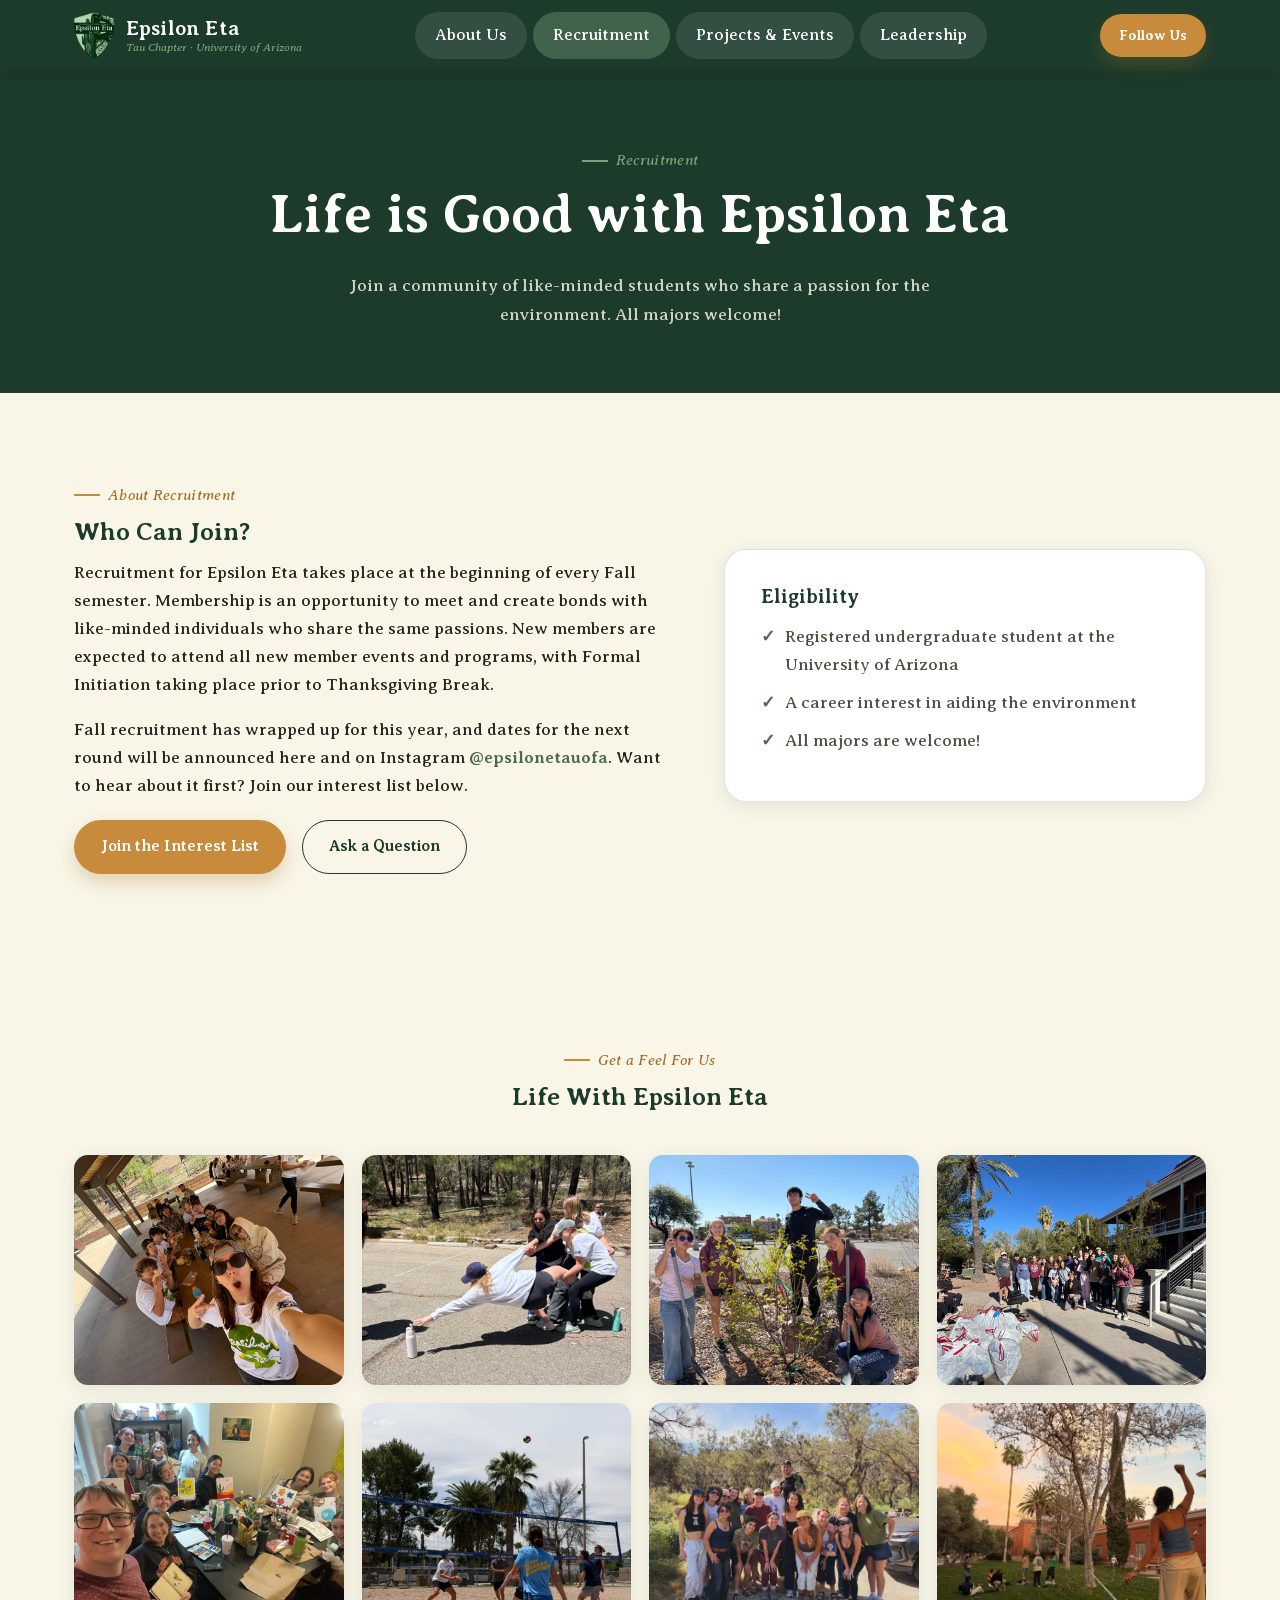
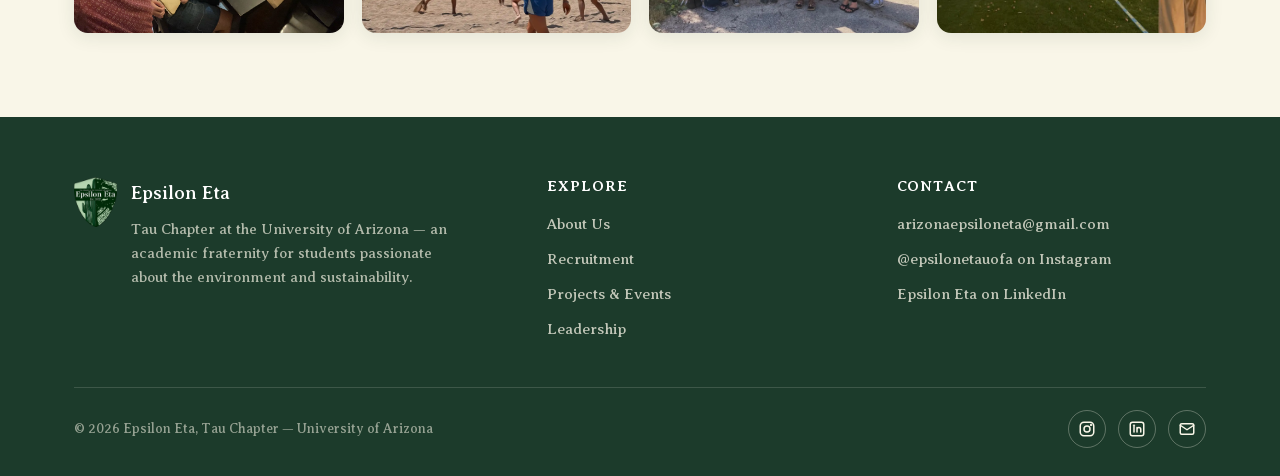
<file: recruitment.html>
<!DOCTYPE html>
<html lang="en">
<head>
<meta charset="UTF-8" />
<meta name="viewport" content="width=device-width, initial-scale=1" />
<title>Recruitment | Epsilon Eta, Tau Chapter</title>
<meta name="description" content="Interested in joining Epsilon Eta, Tau Chapter? Learn who can join, how recruitment works each Fall, and how to stay in the loop for the next round." />
<link rel="icon" href="Logos/epsilonetalogo.webp" />
<link rel="preconnect" href="https://fonts.googleapis.com">
<link rel="preconnect" href="https://fonts.gstatic.com" crossorigin>
<link href="https://fonts.googleapis.com/css2?family=Averia+Serif+Libre:ital,wght@0,300;0,400;0,700;1,300;1,400;1,700&display=swap" rel="stylesheet">
<link rel="stylesheet" href="css/styles.css" />
</head>
<body>

<!-- ================= NAVBAR ================= -->
<header class="navbar">
  <div class="container">
    <a class="brand" href="index.html">
      <img src="Logos/epsilonetalogo.webp" alt="Epsilon Eta shield crest logo" />
      <span class="brand-text">
        <span class="name">Epsilon Eta</span>
        <span class="sub">Tau Chapter &middot; University of Arizona</span>
      </span>
    </a>
    <nav class="nav-links">
      <a href="index.html">About Us</a>
      <a href="recruitment.html" class="active">Recruitment</a>
      <a href="projects-events.html">Projects &amp; Events</a>
      <a href="leadership.html">Leadership</a>
    </nav>
    <div class="nav-cta">
      <a href="https://www.instagram.com/epsilonetauofa/?hl=en" target="_blank" rel="noopener" class="btn btn-gold btn-sm">Follow Us</a>
    </div>
    <button class="nav-toggle" aria-label="Toggle navigation">
      <span></span><span></span><span></span>
    </button>
  </div>
</header>

<!-- ================= PAGE HEADER ================= -->
<section class="page-header">
  <div class="container">
    <span class="eyebrow">Recruitment</span>
    <h1>Life is Good with Epsilon Eta</h1>
    <p>Join a community of like-minded students who share a passion for the environment. All majors welcome!</p>
  </div>
</section>

<!-- ================= ABOUT / ELIGIBILITY ================= -->
<section class="section">
  <div class="container">
    <div class="two-col">
      <div>
        <span class="eyebrow">About Recruitment</span>
        <h2>Who Can Join?</h2>
        <p>Recruitment for Epsilon Eta takes place at the beginning of every Fall semester. Membership is an opportunity to meet and create bonds with like-minded individuals who share the same passions. New members are expected to attend all new member events and programs, with Formal Initiation taking place prior to Thanksgiving Break.</p>
        <p>Fall recruitment has wrapped up for this year, and dates for the next round will be announced here and on Instagram <a href="https://www.instagram.com/epsilonetauofa/?hl=en" target="_blank" rel="noopener" style="color:var(--sage); font-weight:600;">@epsilonetauofa</a>. Want to hear about it first? Join our interest list below.</p>
        <div class="hero-actions" style="justify-content:flex-start; margin-top:20px;">
          <a href="https://forms.gle/XW95gtDyszpNfaFUA" target="_blank" rel="noopener" class="btn btn-gold">Join the Interest List</a>
          <a href="mailto:arizonaepsiloneta@gmail.com" class="btn btn-outline-dark">Ask a Question</a>
        </div>
      </div>
      <div class="eligibility-card">
        <h3 style="margin-bottom:4px;">Eligibility</h3>
        <ul>
          <li>Registered undergraduate student at the University of Arizona</li>
          <li>A career interest in aiding the environment</li>
          <li>All majors are welcome!</li>
        </ul>
      </div>
    </div>
  </div>
</section>

<!-- ================= GALLERY ================= -->
<section class="section">
  <div class="container">
    <div class="section-head center">
      <span class="eyebrow">Get a Feel For Us</span>
      <h2>Life With Epsilon Eta</h2>
    </div>
    <div class="recruit-gallery">
      <img src="Images/lifewithepsiloneta1.JPEG" alt="Epsilon Eta members sharing a meal together at a picnic pavilion" />
      <img src="Images/lifewithepsiloneta2.JPEG" alt="Epsilon Eta members playing a group game together outdoors" />
      <img src="Images/lifewithepsiloneta3.JPEG" alt="Epsilon Eta members planting a tree together in the Tucson desert landscape" />
      <img src="Images/lifewithepsiloneta4.JPEG" alt="A large group of Epsilon Eta members after a campus cleanup event" />
      <img src="Images/lifewithepsiloneta5.JPEG" alt="Epsilon Eta members painting together at a craft night" />
      <img src="Images/lifewithepsiloneta6.webp" alt="Epsilon Eta members playing beach volleyball together" />
      <img src="Images/lifewithepsiloneta7.webp" alt="Epsilon Eta members posing together during an outdoor gathering" />
      <img src="Images/lifewithepsiloneta8.webp" alt="An Epsilon Eta member slacklining on campus at sunset while others look on" />
    </div>
  </div>
</section>

<!-- ================= FOOTER ================= -->
<footer class="site-footer">
  <div class="container">
    <div class="footer-grid">
      <div class="footer-brand">
        <img src="Logos/epsilonetalogo.webp" alt="Epsilon Eta shield crest logo" />
        <div>
          <div class="name">Epsilon Eta</div>
          <p>Tau Chapter at the University of Arizona &mdash; an academic fraternity for students passionate about the environment and sustainability.</p>
        </div>
      </div>
      <div class="footer-col">
        <h4>Explore</h4>
        <a href="index.html">About Us</a>
        <a href="recruitment.html">Recruitment</a>
        <a href="projects-events.html">Projects &amp; Events</a>
        <a href="leadership.html">Leadership</a>
      </div>
      <div class="footer-col">
        <h4>Contact</h4>
        <a href="mailto:arizonaepsiloneta@gmail.com">arizonaepsiloneta@gmail.com</a>
        <a href="https://www.instagram.com/epsilonetauofa/?hl=en" target="_blank" rel="noopener">@epsilonetauofa on Instagram</a>
        <a href="https://www.linkedin.com/company/epsilon-eta-tau-chapter/home/" target="_blank" rel="noopener">Epsilon Eta on LinkedIn</a>
      </div>
    </div>
    <div class="footer-bottom">
      <span>&copy; <span data-year>2026</span> Epsilon Eta, Tau Chapter &mdash; University of Arizona</span>
      <div class="social-row">
        <a href="https://www.instagram.com/epsilonetauofa/?hl=en" target="_blank" rel="noopener" aria-label="Epsilon Eta on Instagram"><svg viewBox="0 0 24 24" width="18" height="18" fill="none" stroke="currentColor" stroke-width="2" stroke-linecap="round" stroke-linejoin="round" aria-hidden="true"><rect x="3" y="3" width="18" height="18" rx="5"/><circle cx="12" cy="12" r="4"/><circle cx="17.5" cy="6.5" r="0.6" fill="currentColor"/></svg></a>
        <a href="https://www.linkedin.com/company/epsilon-eta-tau-chapter/home/" target="_blank" rel="noopener" aria-label="Epsilon Eta on LinkedIn"><svg viewBox="0 0 24 24" width="18" height="18" fill="none" stroke="currentColor" stroke-width="2" stroke-linecap="round" stroke-linejoin="round" aria-hidden="true"><rect x="3" y="3" width="18" height="18" rx="3"/><line x1="8" y1="10" x2="8" y2="16"/><circle cx="8" cy="7.5" r="0.6" fill="currentColor"/><path d="M12 16v-6M12 12.5c0-1.5 1-2.5 2.5-2.5S17 11 17 12.5V16"/></svg></a>
        <a href="mailto:arizonaepsiloneta@gmail.com" aria-label="Email Epsilon Eta"><svg viewBox="0 0 24 24" width="18" height="18" fill="none" stroke="currentColor" stroke-width="2" stroke-linecap="round" stroke-linejoin="round" aria-hidden="true"><rect x="3" y="5" width="18" height="14" rx="2"/><polyline points="3,7 12,13 21,7"/></svg></a>
      </div>
    </div>
  </div>
</footer>

<script src="js/script.js"></script>
</body>
</html>
</file>
<file: css/styles.css>
/* =========================================================
   Epsilon Eta — Tau Chapter, University of Arizona
   Global stylesheet
   ========================================================= */

:root {
  /* Palette */
  --forest-dark: #1C3B2B;
  --forest: #234531;
  --sage: #4B6B4F;
  --sage-light: #7FA07E;
  --cream: #F9F6E8;
  --cream-alt: #F1EAD3;
  --gold: #C88A3B;
  --gold-dark: #A66F2A;
  --terracotta: #B25F3A;
  --ink: #23291F;
  --ink-soft: #4A5142;
  --white: #FFFFFF;
  --line: rgba(28, 59, 43, 0.14);

  --nav-pill: rgba(255, 255, 255, 0.10);
  --nav-pill-hover: rgba(127, 160, 126, 0.38);

  --font-serif: "Averia Serif Libre", Georgia, "Times New Roman", serif;
  --font-sans: "Averia Serif Libre", Georgia, "Times New Roman", serif;

  --shadow-soft: 0 10px 30px rgba(28, 59, 43, 0.12);
  --shadow-card: 0 4px 18px rgba(28, 59, 43, 0.10);
  --radius-lg: 22px;
  --radius-md: 14px;
  --radius-pill: 999px;
}

/* ---------- Reset ---------- */
* { box-sizing: border-box; }
html { scroll-behavior: smooth; }
body {
  margin: 0;
  background: var(--cream);
  color: var(--ink);
  font-family: var(--font-sans);
  font-size: 17px;
  line-height: 1.65;
  -webkit-font-smoothing: antialiased;
}
img { max-width: 100%; display: block; }
a { color: inherit; text-decoration: none; }
ul { list-style: none; margin: 0; padding: 0; }
h1, h2, h3, h4 {
  font-family: var(--font-serif);
  color: var(--forest-dark);
  margin: 0 0 0.5em;
  font-weight: 600;
  line-height: 1.15;
}
p { margin: 0 0 1em; }
.container {
  width: 100%;
  max-width: 1180px;
  margin: 0 auto;
  padding: 0 24px;
}
.eyebrow {
  display: inline-flex;
  align-items: center;
  gap: 8px;
  font-family: var(--font-serif);
  font-style: italic;
  font-size: 0.95rem;
  color: var(--gold-dark);
  letter-spacing: 0.02em;
  margin-bottom: 0.6em;
}
.eyebrow::before {
  content: "";
  width: 26px;
  height: 2px;
  background: var(--gold);
  display: inline-block;
}
.section {
  padding: 84px 0;
}
.section--alt {
  background: var(--cream-alt);
}
.section-head {
  max-width: 680px;
  margin: 0 0 44px;
}
.section-head.center {
  margin-left: auto;
  margin-right: auto;
  text-align: center;
}
.section-head p {
  color: var(--ink-soft);
  font-size: 1.08rem;
}

/* ---------- Buttons ---------- */
.btn {
  display: inline-flex;
  align-items: center;
  gap: 10px;
  font-family: var(--font-sans);
  font-weight: 600;
  font-size: 0.98rem;
  padding: 13px 26px;
  border-radius: var(--radius-pill);
  border: 1.5px solid transparent;
  cursor: pointer;
  transition: transform 0.15s ease, box-shadow 0.15s ease, background 0.15s ease, color 0.15s ease;
  white-space: nowrap;
}
.btn:hover { transform: translateY(-2px); }
.btn-gold {
  background: var(--gold);
  color: var(--white);
  box-shadow: 0 8px 18px rgba(166, 111, 42, 0.28);
}
.btn-gold:hover { background: var(--gold-dark); }
.btn-outline-dark {
  background: transparent;
  border-color: var(--forest-dark);
  color: var(--forest-dark);
}
.btn-outline-dark:hover { background: var(--forest-dark); color: var(--white); }
.btn-outline-light {
  background: transparent;
  border-color: rgba(255,255,255,0.65);
  color: var(--white);
}
.btn-outline-light:hover { background: rgba(255,255,255,0.14); }
.btn-white {
  background: var(--cream);
  color: var(--forest-dark);
}
.btn-white:hover { background: var(--white); }
.btn-sm { padding: 9px 18px; font-size: 0.88rem; }

/* ---------- Navbar ---------- */
.navbar {
  background: var(--forest-dark);
  position: sticky;
  top: 0;
  z-index: 200;
  box-shadow: 0 2px 14px rgba(0,0,0,0.16);
}
.navbar .container {
  display: flex;
  align-items: center;
  justify-content: space-between;
  gap: 20px;
  padding-top: 12px;
  padding-bottom: 12px;
}
.brand {
  display: flex;
  align-items: center;
  gap: 12px;
}
.brand img {
  height: 46px;
  width: auto;
}
.brand-text {
  font-family: var(--font-serif);
  color: var(--white);
  line-height: 1.15;
}
.brand-text .name { font-size: 1.28rem; font-weight: 700; letter-spacing: 0.01em; }
.brand-text .sub {
  display: block;
  font-size: 0.72rem;
  font-style: italic;
  color: var(--sage-light);
  font-weight: 400;
}
.nav-links {
  display: flex;
  align-items: center;
  gap: 6px;
}
.nav-links a {
  font-family: var(--font-serif);
  color: var(--white);
  font-size: 1.02rem;
  padding: 10px 20px;
  border-radius: var(--radius-pill);
  background: var(--nav-pill);
  transition: background 0.2s ease;
}
.nav-links a:hover,
.nav-links a.active {
  background: var(--nav-pill-hover);
}
.nav-cta {
  display: flex;
  align-items: center;
  gap: 14px;
}
.nav-toggle {
  display: none;
  background: none;
  border: none;
  cursor: pointer;
  padding: 8px;
}
.nav-toggle span {
  display: block;
  width: 26px;
  height: 2px;
  background: var(--white);
  margin: 5px 0;
  transition: 0.2s ease;
}

/* ---------- Hero ---------- */
.hero {
  position: relative;
  overflow: hidden;
  background: var(--forest-dark);
}
.hero-media {
  position: relative;
  width: 100%;
  line-height: 0;
}
.hero-media img {
  width: 100%;
  height: auto;
  display: block;
}
.hero-divider {
  height: 6px;
  background: linear-gradient(90deg, var(--gold-dark), var(--gold), var(--sage-light));
}
.hero-copy {
  position: relative;
  background: var(--cream);
  padding: 48px 0 56px;
}
.hero-copy .container {
  text-align: center;
}
.hero-copy h1 {
  font-size: clamp(2.6rem, 6.4vw, 5rem);
  color: var(--forest-dark);
  margin-bottom: 0.18em;
}
.hero-copy .tagline {
  font-family: var(--font-serif);
  font-style: italic;
  color: var(--sage);
  font-size: clamp(1.05rem, 2vw, 1.35rem);
  max-width: 640px;
  margin: 0 auto 1.3em;
}
.hero-actions {
  display: flex;
  gap: 16px;
  justify-content: center;
  flex-wrap: wrap;
  margin-top: 6px;
}

/* ---------- Page header (non-home pages) ---------- */
.page-header {
  background: var(--forest-dark);
  padding: 72px 0 64px;
  text-align: center;
}
.page-header h1 {
  color: var(--white);
  font-size: clamp(2.2rem, 5vw, 3.4rem);
}
.page-header .eyebrow { color: var(--sage-light); }
.page-header .eyebrow::before { background: var(--sage-light); }
.page-header p {
  color: rgba(249,246,232,0.82);
  max-width: 620px;
  margin: 0 auto;
  font-size: 1.08rem;
}

/* ---------- Pillars ---------- */
.pillars {
  display: grid;
  grid-template-columns: repeat(3, 1fr);
  gap: 26px;
}
.pillar-card {
  background: var(--white);
  border: 1px solid var(--line);
  border-radius: var(--radius-lg);
  padding: 34px 30px;
  box-shadow: var(--shadow-card);
}
.pillar-card .icon {
  width: 52px;
  height: 52px;
  border-radius: 50%;
  background: var(--cream-alt);
  color: var(--forest-dark);
  display: flex;
  align-items: center;
  justify-content: center;
  font-size: 1.5rem;
  margin-bottom: 18px;
}
.pillar-card h3 { font-size: 1.28rem; }
.pillar-card p { color: var(--ink-soft); font-size: 0.98rem; margin-bottom: 0; }

/* ---------- Land acknowledgment ---------- */
.land-ack {
  background: var(--forest-dark);
  color: var(--cream);
  border-radius: var(--radius-lg);
  padding: 42px 44px;
}
.land-ack h2 { color: var(--white); }
.land-ack p { color: rgba(249,246,232,0.86); margin-bottom: 0; font-size: 1.02rem; }

/* ---------- Two-column feature (mission, etc.) ---------- */
.two-col {
  display: grid;
  grid-template-columns: 1.1fr 0.9fr;
  gap: 60px;
  align-items: center;
}

/* ---------- Partner logo strip ---------- */
.partners-strip {
  display: flex;
  flex-wrap: wrap;
  align-items: center;
  justify-content: center;
  gap: 22px;
}
.partner-tile {
  background: var(--white);
  border: 1px solid var(--line);
  border-radius: var(--radius-md);
  box-shadow: var(--shadow-card);
  padding: 20px 32px;
  display: flex;
  align-items: center;
  justify-content: center;
  height: 96px;
}
.partner-tile img {
  height: 46px;
  width: auto;
  max-width: 150px;
  object-fit: contain;
}
.logo-invert { filter: grayscale(1) invert(1); }

/* ---------- Recruitment page ---------- */
.eligibility-card {
  background: var(--white);
  border: 1px solid var(--line);
  border-radius: var(--radius-lg);
  padding: 36px;
  box-shadow: var(--shadow-card);
}
.eligibility-card ul { margin-top: 14px; }
.eligibility-card li {
  display: flex;
  gap: 10px;
  align-items: flex-start;
  margin-bottom: 10px;
  color: var(--ink-soft);
}
.eligibility-card li::before {
  content: "✓";
  color: var(--sage);
  font-weight: 700;
  flex-shrink: 0;
}

.recruit-gallery {
  display: grid;
  grid-template-columns: repeat(4, 1fr);
  gap: 18px;
}
.recruit-gallery img {
  border-radius: var(--radius-md);
  width: 100%;
  height: 230px;
  object-fit: cover;
  box-shadow: var(--shadow-card);
  transition: transform 0.25s ease;
}
.recruit-gallery img:hover { transform: scale(1.03); }

/* ---------- Projects & Events ---------- */
.event-block {
  display: grid;
  grid-template-columns: 1fr 1fr;
  gap: 54px;
  align-items: center;
  padding: 56px 0;
  border-bottom: 1px solid var(--line);
}
.event-block:last-of-type { border-bottom: none; }
.event-block.reverse .event-media { order: 2; }
.event-block.reverse .event-copy { order: 1; }
.event-media img {
  border-radius: var(--radius-lg);
  box-shadow: var(--shadow-soft);
  width: 100%;
  height: 360px;
  object-fit: cover;
}
.event-copy .tag {
  display: inline-block;
  background: var(--cream-alt);
  color: var(--forest);
  font-size: 0.78rem;
  font-weight: 700;
  letter-spacing: 0.05em;
  text-transform: uppercase;
  padding: 6px 14px;
  border-radius: var(--radius-pill);
  margin-bottom: 14px;
}
.event-copy h2 { font-size: 1.9rem; margin-bottom: 0.5em; }
.event-copy p { color: var(--ink-soft); }

/* ---------- Leadership ---------- */
.board-grid {
  display: grid;
  grid-template-columns: repeat(4, 1fr);
  gap: 30px 24px;
}
.board-card {
  text-align: center;
}
.board-card .photo {
  width: 100%;
  aspect-ratio: 1 / 1;
  border-radius: var(--radius-lg);
  overflow: hidden;
  background: var(--cream-alt);
  margin-bottom: 14px;
  box-shadow: var(--shadow-card);
}
.board-card .photo img {
  width: 100%;
  height: 100%;
  object-fit: cover;
  object-position: top center;
}
.board-card h3 { font-size: 1.12rem; margin-bottom: 2px; }
.board-card .role {
  color: var(--sage);
  font-family: var(--font-serif);
  font-style: italic;
  font-size: 0.94rem;
}
.group-label {
  font-family: var(--font-serif);
  font-size: 1.5rem;
  color: var(--forest-dark);
  margin: 0 0 26px;
  padding-bottom: 12px;
  border-bottom: 2px solid var(--gold);
  display: inline-block;
}

/* ---------- CTA band ---------- */
.cta-band {
  background: var(--forest-dark);
  color: var(--cream);
  border-radius: var(--radius-lg);
  padding: 56px 44px;
  text-align: center;
}
.cta-band h2 { color: var(--white); margin-bottom: 0.3em; }
.cta-band p { color: rgba(249,246,232,0.82); max-width: 560px; margin: 0 auto 1.6em; }
.cta-band .btn-row {
  display: flex;
  gap: 16px;
  justify-content: center;
  flex-wrap: wrap;
}

/* ---------- Footer ---------- */
.site-footer {
  background: var(--forest-dark);
  color: rgba(249,246,232,0.78);
  padding: 60px 0 28px;
}
.footer-grid {
  display: grid;
  grid-template-columns: 1.4fr 1fr 1fr;
  gap: 40px;
  padding-bottom: 36px;
  border-bottom: 1px solid rgba(249,246,232,0.15);
}
.footer-brand { display: flex; gap: 14px; align-items: flex-start; }
.footer-brand img { height: 50px; }
.footer-brand .name {
  font-family: var(--font-serif);
  color: var(--white);
  font-size: 1.2rem;
}
.footer-brand p {
  font-size: 0.92rem;
  color: rgba(249,246,232,0.68);
  max-width: 320px;
  margin-top: 8px;
}
.footer-col h4 {
  color: var(--white);
  font-size: 0.95rem;
  text-transform: uppercase;
  letter-spacing: 0.06em;
  margin-bottom: 16px;
}
.footer-col a, .footer-col p {
  display: block;
  color: rgba(249,246,232,0.75);
  font-size: 0.95rem;
  margin-bottom: 10px;
}
.footer-col a:hover { color: var(--gold); }
.footer-bottom {
  display: flex;
  justify-content: space-between;
  align-items: center;
  flex-wrap: wrap;
  gap: 14px;
  padding-top: 22px;
  font-size: 0.85rem;
  color: rgba(249,246,232,0.55);
}
.social-row { display: flex; gap: 12px; }
.social-row a {
  width: 38px;
  height: 38px;
  border-radius: 50%;
  border: 1px solid rgba(249,246,232,0.3);
  display: flex;
  align-items: center;
  justify-content: center;
  color: var(--cream);
  transition: background 0.2s ease, border-color 0.2s ease;
}
.social-row a:hover { background: var(--gold); border-color: var(--gold); }

/* ---------- Rainwater Garden grant feature ---------- */
.grant-feature {
  display: grid;
  grid-template-columns: minmax(0, 420px) 1fr;
  gap: 54px;
  align-items: start;
  padding: 40px 0 56px;
  border-bottom: 1px solid var(--line);
}
.grant-flyer {
  display: block;
  border-radius: var(--radius-lg);
  overflow: hidden;
  box-shadow: var(--shadow-soft);
  line-height: 0;
  transition: transform 0.25s ease;
}
.grant-flyer:hover { transform: translateY(-3px); }
.grant-flyer img { width: 100%; height: auto; display: block; }
.grant-copy .tag {
  display: inline-block;
  background: var(--cream-alt);
  color: var(--forest);
  font-size: 0.78rem;
  font-weight: 700;
  letter-spacing: 0.05em;
  text-transform: uppercase;
  padding: 6px 14px;
  border-radius: var(--radius-pill);
  margin-bottom: 14px;
}
.grant-copy h2 { font-size: 2.1rem; margin-bottom: 0.3em; }
.grant-copy .grant-lead {
  font-family: var(--font-serif);
  font-style: italic;
  color: var(--sage);
  font-size: 1.2rem;
}
.grant-copy p { color: var(--ink-soft); }
.grant-facts {
  background: var(--white);
  border: 1px solid var(--line);
  border-radius: var(--radius-lg);
  padding: 8px 26px;
  margin: 22px 0;
  box-shadow: var(--shadow-card);
}
.grant-facts li {
  padding: 12px 0;
  border-bottom: 1px dashed var(--line);
  color: var(--ink-soft);
  display: flex;
  flex-direction: column;
  gap: 2px;
}
.grant-facts li:last-child { border-bottom: none; }
.grant-facts strong {
  font-size: 0.74rem;
  letter-spacing: 0.07em;
  text-transform: uppercase;
  color: var(--sage);
}
.grant-actions { margin-top: 8px; }

/* ---------- Follow along (social) ---------- */
.social-feed {
  display: grid;
  grid-template-columns: 1fr 1fr;
  gap: 28px;
  align-items: stretch;
}
.social-panel {
  background: var(--white);
  border: 1px solid var(--line);
  border-radius: var(--radius-lg);
  box-shadow: var(--shadow-card);
  padding: 28px;
  display: flex;
  flex-direction: column;
  gap: 20px;
  align-items: flex-start;
}
.social-panel .btn { margin-top: auto; }
.social-panel-head { display: flex; align-items: center; gap: 14px; }
.social-panel-head h3 { margin: 0; font-size: 1.3rem; }
.social-panel-head .handle { font-size: 0.9rem; color: var(--ink-soft); }
.social-badge {
  width: 46px;
  height: 46px;
  border-radius: 50%;
  display: flex;
  align-items: center;
  justify-content: center;
  background: var(--forest-dark);
  color: var(--cream);
  flex-shrink: 0;
}
.embed-frame {
  width: 100%;
  border-radius: var(--radius-md);
  overflow: hidden;
  border: 1px solid var(--line);
  background: var(--cream);
}
.embed-frame iframe {
  display: block;
  width: 100%;
  height: 520px;
  border: 0;
}
.li-card {
  width: 100%;
  flex: 1;
  background: var(--cream);
  border: 1px solid var(--line);
  border-radius: var(--radius-md);
  padding: 32px 28px;
  display: flex;
  flex-direction: column;
  align-items: center;
  justify-content: center;
  text-align: center;
  gap: 16px;
}
.li-card img { height: 84px; width: auto; }
.li-card p { color: var(--ink-soft); max-width: 380px; margin: 0; }
.social-row a svg { width: 18px; height: 18px; }

/* ---------- Responsive ---------- */
@media (max-width: 980px) {
  .two-col { grid-template-columns: 1fr; gap: 34px; }
  .pillars { grid-template-columns: 1fr; }
  .board-grid { grid-template-columns: repeat(3, 1fr); }
  .event-block, .event-block.reverse { grid-template-columns: 1fr; }
  .event-block.reverse .event-media,
  .event-block.reverse .event-copy { order: initial; }
  .footer-grid { grid-template-columns: 1fr 1fr; }
  .grant-feature { grid-template-columns: 1fr; gap: 34px; }
  .grant-flyer { max-width: 440px; margin: 0 auto; }
  .social-feed { grid-template-columns: 1fr; }
  .recruit-gallery { grid-template-columns: repeat(2, 1fr); }
}
@media (max-width: 760px) {
  .nav-links, .nav-cta .btn { display: none; }
  .nav-toggle { display: block; }
  .navbar.open .nav-links {
    display: flex;
    position: absolute;
    top: 100%;
    left: 0;
    right: 0;
    background: var(--forest-dark);
    flex-direction: column;
    padding: 14px 24px 22px;
    gap: 4px;
  }
  .navbar.open .nav-links a { display: block; text-align: center; }
  .section { padding: 60px 0; }
  .board-grid { grid-template-columns: repeat(2, 1fr); }
  .footer-grid { grid-template-columns: 1fr; }
  .footer-bottom { flex-direction: column; align-items: flex-start; }
  .recruit-gallery { grid-template-columns: 1fr; }
}
</file>
